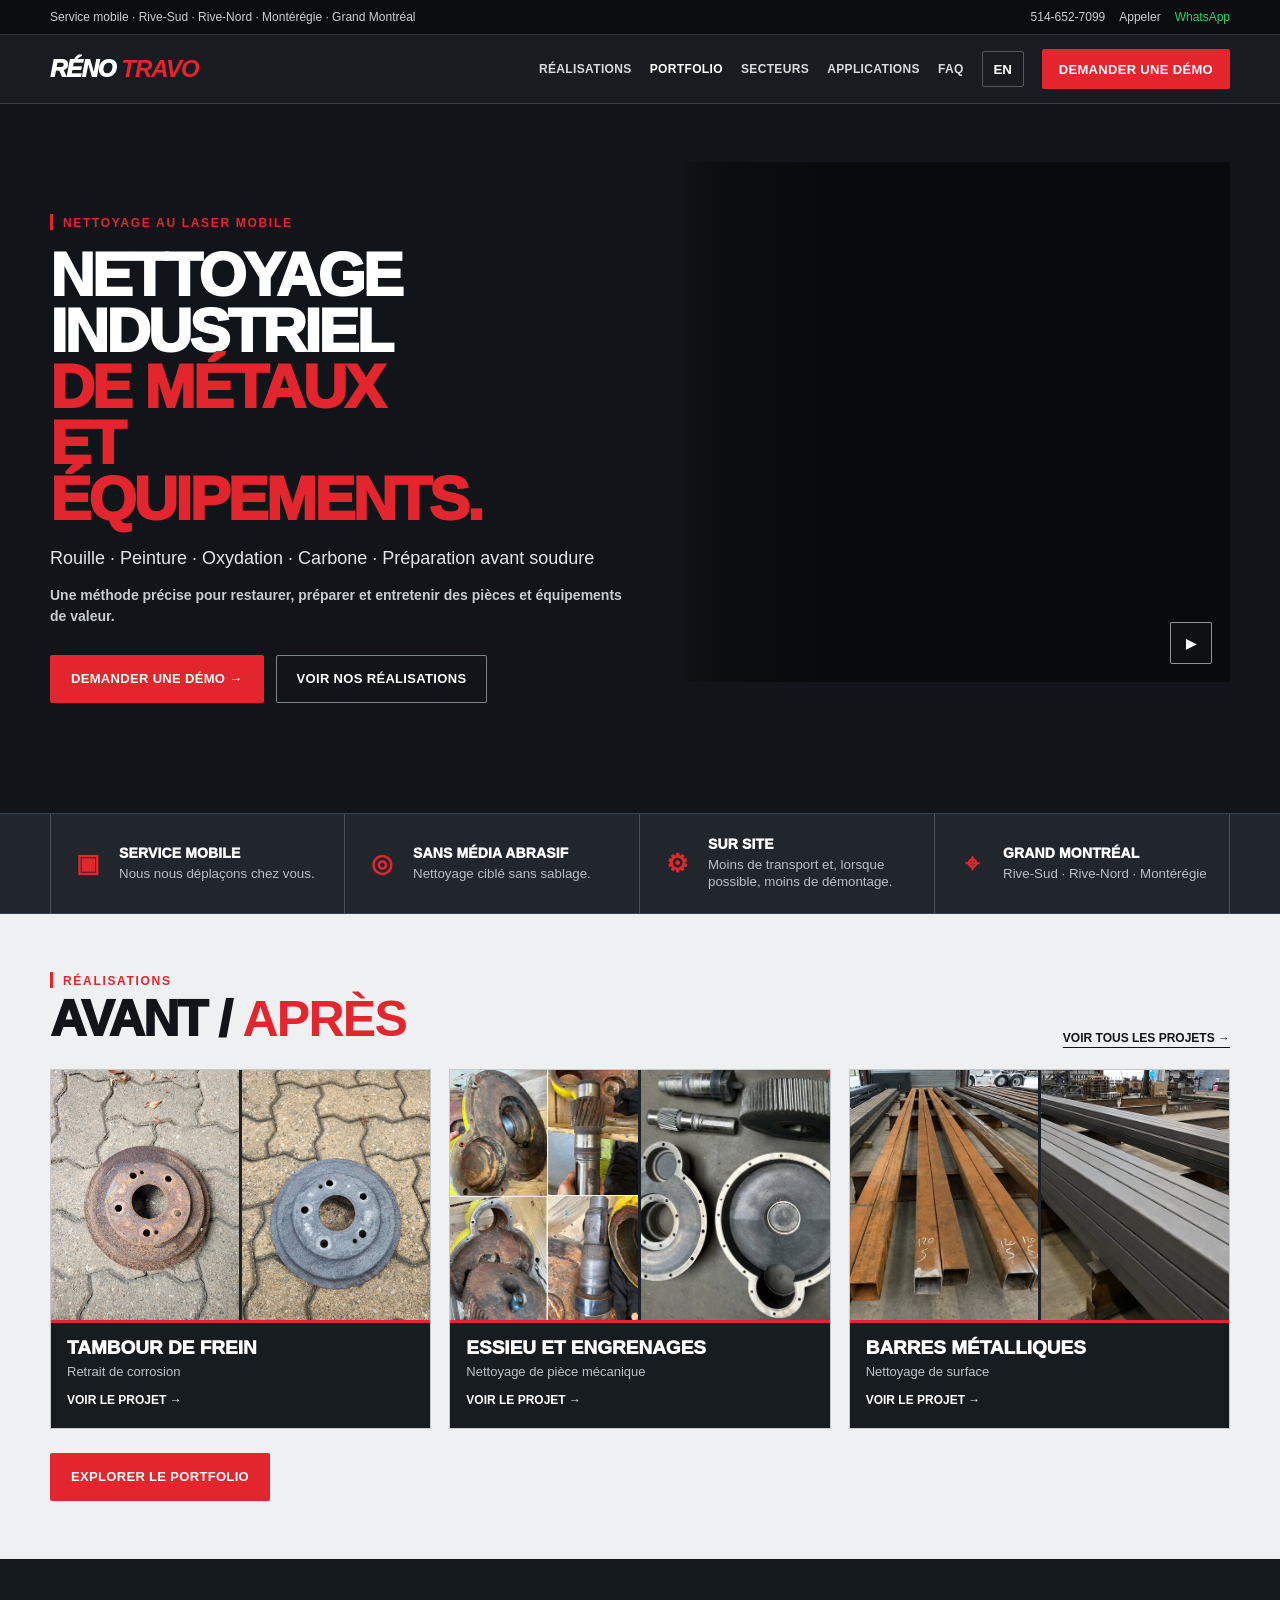
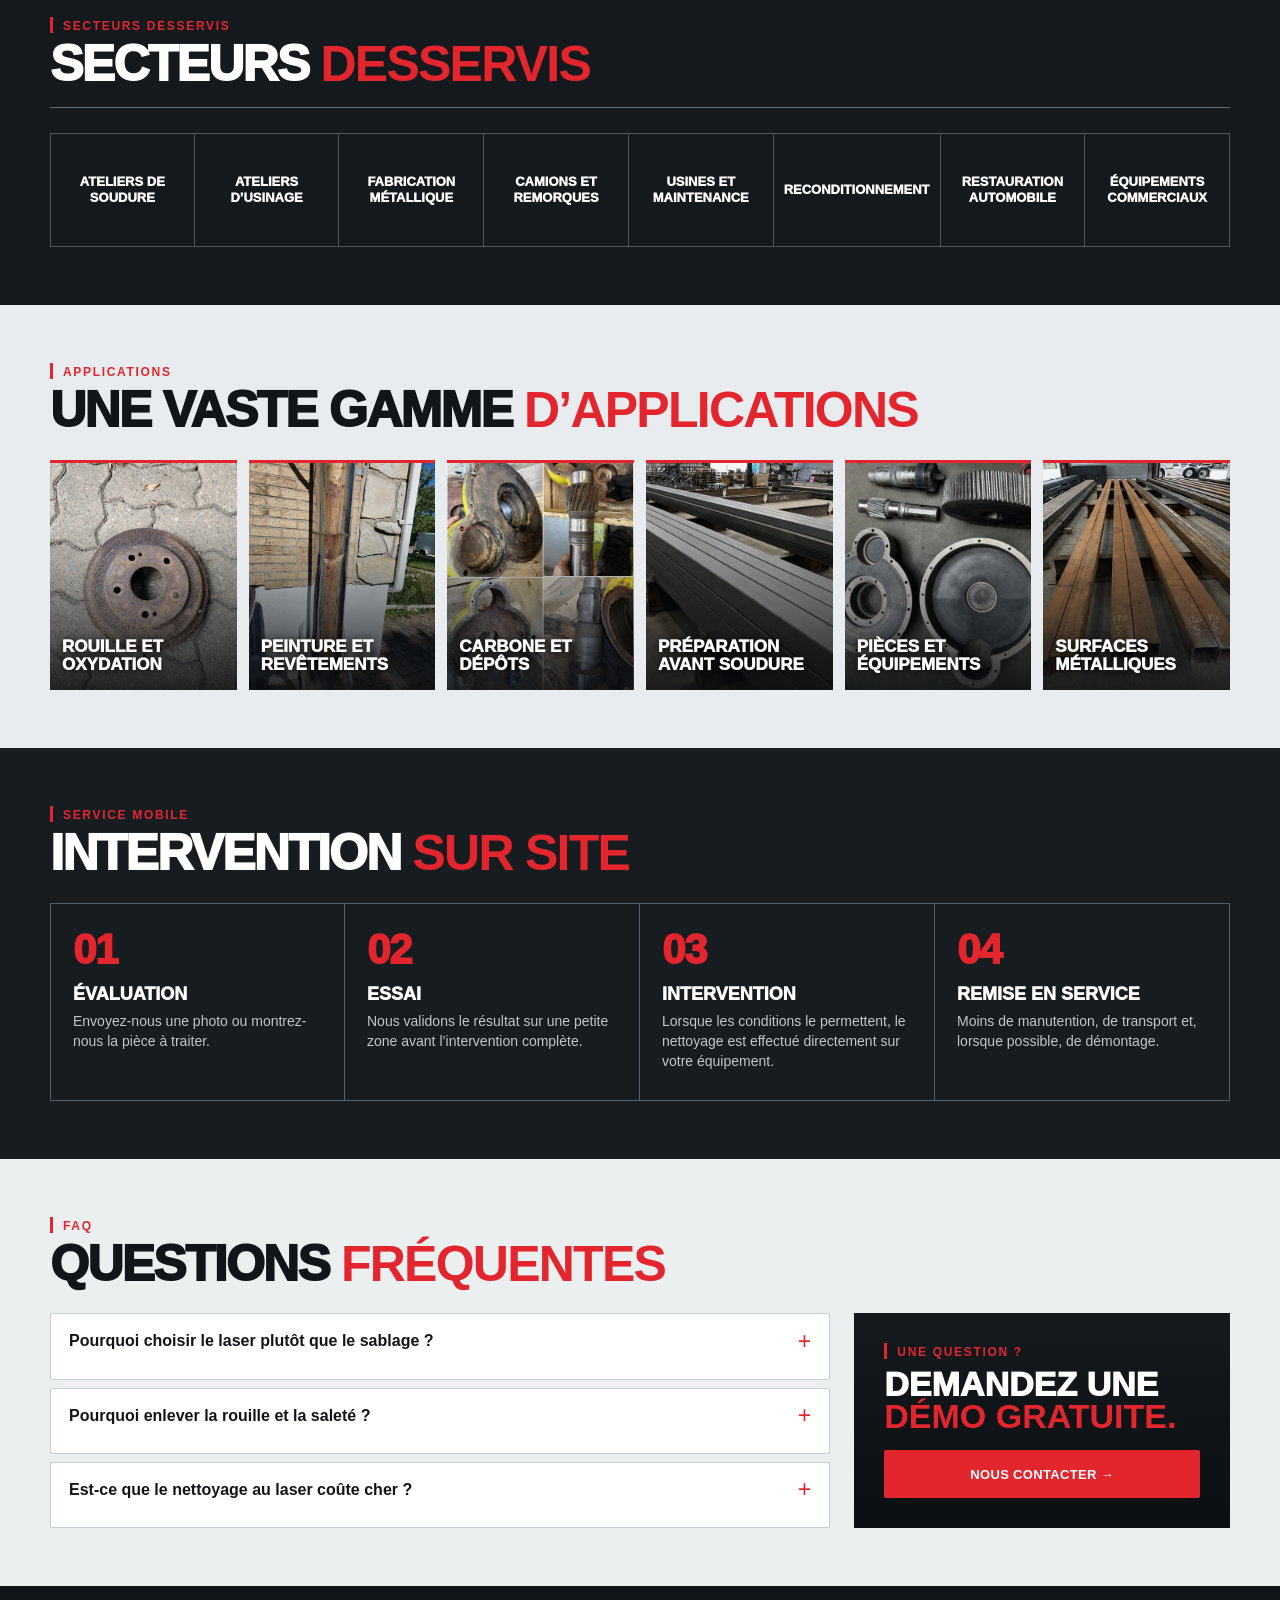
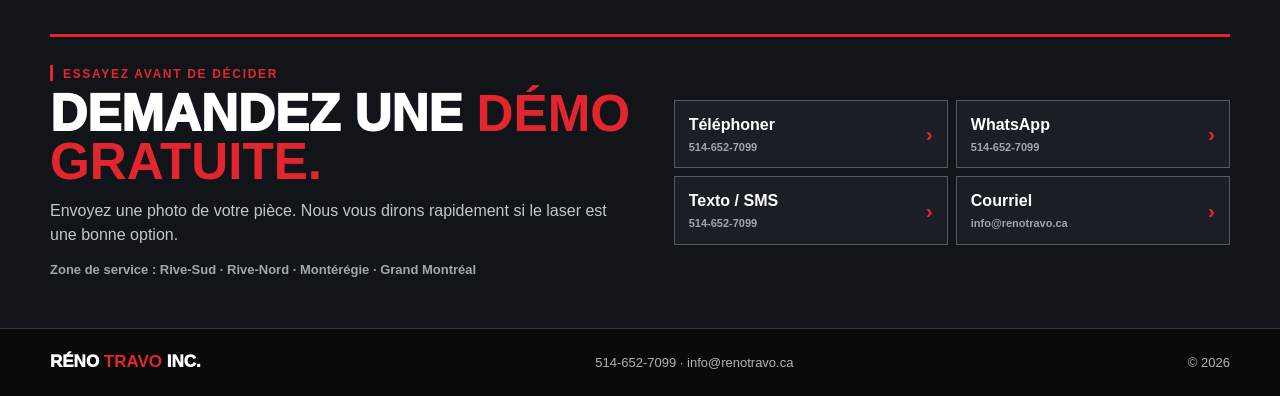
<file: index.html>
<!doctype html>
<html lang="fr">
<head>
<meta charset="utf-8">
<meta name="viewport" content="width=device-width,initial-scale=1,viewport-fit=cover">
<title>Réno Travo Inc. | Nettoyage au laser industriel mobile</title>
<meta name="description" content="Nettoyage au laser mobile pour métaux, pièces et équipements. Rouille, oxydation, peinture, carbone et préparation avant soudure. Grand Montréal et Montérégie.">
<meta name="theme-color" content="#111519">
<style>
:root{
  --ink:#111519;--ink2:#181d22;--steel:#2a3137;--paper:#edf0f1;--white:#fff;
  --red:#e3262e;--red2:#bd171e;--muted:#aeb5bb;--line:#cbd0d3;--green:#25d366;
  --body:Inter,-apple-system,BlinkMacSystemFont,"Segoe UI",Arial,sans-serif;
  --display:"Arial Narrow","Aptos Narrow","Roboto Condensed","Helvetica Neue Condensed",Arial,sans-serif
}
*{box-sizing:border-box}
html{scroll-behavior:smooth;-webkit-text-size-adjust:100%}
body{margin:0;font:16px/1.5 var(--body);background:var(--paper);color:var(--ink);padding-bottom:0}
a{color:inherit}.w{width:min(1180px,calc(100% - 32px));margin:auto}
.en{display:none}body.enmode .fr{display:none}body.enmode .en{display:initial}
body.enmode div.en,body.enmode p.en,body.enmode h1.en,body.enmode h2.en,body.enmode h3.en,body.enmode span.en{display:revert}
.display{font-family:var(--display);font-weight:950;text-transform:uppercase;letter-spacing:-.025em}
.ey{font:900 12px/1.2 var(--body);text-transform:uppercase;letter-spacing:.14em;color:var(--red)}
.ey:before{content:"";display:inline-block;width:3px;height:16px;background:var(--red);margin-right:10px;vertical-align:-3px}
.btn{display:inline-flex;align-items:center;justify-content:center;min-height:48px;padding:12px 20px;border:1px solid transparent;text-decoration:none;font:900 13px/1 var(--body);text-transform:uppercase;letter-spacing:.025em;border-radius:2px}
.btn.red{background:var(--red);color:#fff}.btn.red:hover{background:var(--red2)}
.btn.dark-outline{border-color:#7c858c;color:#fff;background:transparent}.btn.dark-outline:hover{border-color:#fff}
.btn.light-outline{border-color:#9ba3a8;background:transparent;color:var(--ink)}
.top{background:#0a0d10;color:#cbd0d3;border-bottom:1px solid #2d3439;font-size:12px}
.top .w{min-height:34px;display:flex;align-items:center;justify-content:space-between;gap:16px}
.top-contact{display:flex;gap:14px;align-items:center}.top-contact a{text-decoration:none}.top-contact .wa{color:var(--green)}
header{position:sticky;top:0;z-index:50;background:#111519f7;backdrop-filter:blur(10px);border-bottom:1px solid #343a3f}
nav{height:68px;display:flex;align-items:center;justify-content:space-between;gap:22px}
.brand{text-decoration:none;color:#fff;font:950 24px/1 var(--display);font-style:italic;letter-spacing:-.04em;white-space:nowrap}.brand b{color:var(--red)}
.nav{display:flex;align-items:center;gap:18px;font:800 12px/1 var(--body);text-transform:uppercase;letter-spacing:.03em;color:#d8dcdf}
.nav>a{text-decoration:none}.nav>a:hover{color:#fff}.nav .portfolio-link{color:#fff}
.lang{height:36px;min-width:42px;border:1px solid #50575d;background:transparent;color:#fff;font-weight:900;cursor:pointer;border-radius:2px}
.nav .btn{min-height:40px;padding:10px 16px}

.hero{background:var(--ink);color:#fff;overflow:hidden}
.hero-grid{display:grid;grid-template-columns:minmax(0,1.08fr) minmax(420px,.92fr);min-height:520px;align-items:stretch}
.hero-copy{min-width:0;padding:52px 56px 52px 0;display:flex;flex-direction:column;justify-content:center;position:relative;z-index:3}
.hero h1{font:950 clamp(44px,4.8vw,68px)/.91 var(--display);text-transform:uppercase;letter-spacing:-.045em;margin:17px 0 18px;max-width:11ch}
.hero h1 b{color:var(--red);font-weight:950}
.hero .lead{font-size:18px;color:#e3e6e8;margin:0;max-width:650px}
.hero .meta{margin-top:13px;font-weight:800;color:#c7cdd1;font-size:14px}
.hero-actions{display:flex;gap:12px;flex-wrap:wrap;margin-top:28px}
.hero-media{position:relative;min-width:0;height:520px;overflow:hidden;background:#080a0c}
.hero-media:before{content:"";position:absolute;z-index:2;inset:0;background:linear-gradient(90deg,rgba(17,21,25,.70) 0%,rgba(17,21,25,.22) 10%,rgba(17,21,25,.03) 24%,transparent 38%);pointer-events:none}
.hero-video{position:absolute;inset:0;display:block;width:100%;height:100%;min-height:0;object-fit:cover;object-position:center 52%;transform:scale(1.22);transform-origin:center}
.hero-video-toggle{position:absolute;z-index:3;right:18px;bottom:18px;width:42px;height:42px;border:1px solid #ffffff8a;background:#0e1216d9;color:#fff;cursor:pointer;border-radius:2px;font-weight:900}
.cap-strip{background:#20262b;color:#fff;border-top:1px solid #394148;border-bottom:1px solid #394148}
.cap-grid{display:grid;grid-template-columns:repeat(4,1fr)}
.cap{padding:22px 18px;border-right:1px solid #4b5359;display:grid;grid-template-columns:38px 1fr;gap:12px;align-items:center}.cap:first-child{border-left:1px solid #4b5359}
.cap-icon{font:950 25px/1 var(--display);color:var(--red);text-align:center}.cap strong{display:block;font:950 14px/1.15 var(--display);text-transform:uppercase;letter-spacing:.01em}.cap small{display:block;color:#b9c0c5;margin-top:4px;line-height:1.3}

section{padding:58px 0}
.section-head{display:flex;justify-content:space-between;gap:24px;align-items:end;margin-bottom:25px}
.section-head h2{font:950 clamp(34px,4vw,50px)/.95 var(--display);text-transform:uppercase;letter-spacing:-.035em;margin:8px 0 0}
.section-head h2 b{color:var(--red)}
.section-link{text-transform:uppercase;font:900 12px/1 var(--body);text-underline-offset:5px}

.results{background:#eef0f1}
.photos{display:grid;grid-template-columns:repeat(3,1fr);gap:18px}
.photo{display:block;text-decoration:none;background:#171c20;color:#fff;border:1px solid #c5cacd;overflow:hidden}
.comparison-preview{height:250px;display:grid;grid-template-columns:repeat(2,minmax(0,1fr));gap:3px;background:#1c2227}
.comparison-shot{min-width:0;min-height:0;overflow:hidden;background:#d9dddf}
.photo .comparison-shot img{display:block;width:100%;height:100%;object-fit:cover}
.copy{padding:15px 16px 17px;border-top:3px solid var(--red)}
.copy h3{font:950 19px/1.05 var(--display);text-transform:uppercase;margin:0 0 5px}
.copy p{color:#bdc4c9;font-size:13px;margin:0}
.copy .more{display:inline-block;color:#fff;margin-top:12px;font:900 12px/1 var(--body);text-transform:uppercase}
.portfolio-more{margin-top:24px}

#industries{background:#14191d;color:#fff;position:relative;overflow:hidden}
#industries:before{content:"";position:absolute;inset:0;background:linear-gradient(90deg,rgba(20,25,29,.96),rgba(20,25,29,.89)),url("assets/trailer-frame-site3.webp") center/cover no-repeat;opacity:.95}
#industries .w{position:relative}
#industries .section-head{border-bottom:1px solid #657079;padding-bottom:18px}
.inds{display:grid;grid-template-columns:repeat(8,1fr);border-top:1px solid #4e575e;border-bottom:1px solid #4e575e}
.ind{min-height:112px;padding:20px 10px;border-right:1px solid #4e575e;display:flex;align-items:center;justify-content:center;text-align:center;font:950 13px/1.25 var(--display);text-transform:uppercase}.ind:first-child{border-left:1px solid #4e575e}.ind:hover{background:#ffffff0c;color:#fff}

#applications{background:#e9ecee}
.app-grid{display:grid;grid-template-columns:repeat(6,1fr);gap:12px}
.app{min-height:230px;position:relative;overflow:hidden;background:#1d2227;border-top:3px solid var(--red);display:flex;align-items:flex-end}
.app:after{content:"";position:absolute;inset:0;background:linear-gradient(180deg,rgba(10,13,16,.04) 25%,rgba(10,13,16,.88) 100%)}
.app img{position:absolute;inset:0;width:100%;height:100%;object-fit:cover;filter:saturate(.75) contrast(1.08)}
.app h3{position:relative;z-index:2;color:#fff;margin:0;padding:16px 12px;font:950 17px/1.05 var(--display);text-transform:uppercase;text-shadow:0 1px 8px #000}

#onsite{background:#171c20;color:#fff}
.steps{display:grid;grid-template-columns:repeat(4,1fr);border-top:1px solid #566069;border-bottom:1px solid #566069}
.step{padding:25px 22px 28px;border-right:1px solid #566069}.step:first-child{border-left:1px solid #566069}
.step-no{font:950 42px/1 var(--display);color:var(--red);letter-spacing:-.03em}
.step h3{font:950 18px/1 var(--display);text-transform:uppercase;margin:14px 0 8px}
.step p{font-size:14px;color:#c0c7cc;margin:0;line-height:1.45}

#faq{background:#eceff0}
.faq-wrap{display:grid;grid-template-columns:1.35fr .65fr;gap:24px;align-items:stretch}
.faq-list{display:grid;gap:8px}
.faq-item{border:1px solid #c9ced1;background:#fff}
.faq-item summary{list-style:none;cursor:pointer;padding:17px 48px 17px 18px;position:relative;font-weight:850;line-height:1.3}.faq-item summary::-webkit-details-marker{display:none}
.faq-item summary:after{content:"+";position:absolute;right:18px;top:50%;transform:translateY(-50%);font-size:23px;font-weight:400;color:var(--red)}.faq-item[open] summary:after{content:"−"}
.faq-answer{padding:0 18px 18px;color:#505a61;font-size:14.5px;line-height:1.6}.faq-answer p{margin:0}.faq-answer p+p{margin-top:9px}.faq-note{font-size:13px;color:#6a7379}
.faq-cta{position:relative;overflow:hidden;background:#171c20;color:#fff;min-height:100%;padding:30px;display:flex;flex-direction:column;justify-content:end}
.faq-cta:before{content:"";position:absolute;inset:0;background:linear-gradient(180deg,rgba(10,13,16,.15),rgba(10,13,16,.9)),url("assets/trailer-frame-site3.webp") center/cover no-repeat;pointer-events:none}
.faq-cta>*{position:relative}.faq-cta h3{font:950 34px/.95 var(--display);text-transform:uppercase;margin:8px 0 18px}.faq-cta h3 b{color:var(--red)}

#demo{background:#111519;color:#fff;padding:48px 0}
.demo-box{display:grid;grid-template-columns:1fr .95fr;gap:38px;align-items:center;border-top:3px solid var(--red);padding-top:28px}
.demo-copy h2{font:950 clamp(38px,4vw,52px)/.95 var(--display);text-transform:uppercase;margin:8px 0 12px}.demo-copy h2 b{color:var(--red)}
.demo-copy p{color:#c1c8cd;margin:0;max-width:620px}.area{font-size:13px;color:#9fa8ae;font-weight:800;margin-top:13px}
.contacts{display:grid;grid-template-columns:repeat(2,1fr);gap:8px}
.contact{min-height:60px;border:1px solid #505a61;text-decoration:none;display:flex;align-items:center;justify-content:space-between;padding:12px 14px;font-weight:850;background:#191f24}.contact:hover{border-color:#fff}.contact small{display:block;font-size:11px;color:#9fa7ad;margin-top:2px}.contact b{color:var(--red);font-size:21px}

footer{background:#080a0c;color:#aeb5ba;padding:24px 0;border-top:1px solid #30363b}footer .w{display:flex;justify-content:space-between;gap:15px;font-size:13px}.foot{font:950 17px/1 var(--display);color:#fff}.foot b{color:var(--red)}
.sticky{display:none}

@media(max-width:980px){
  .nav>a:not(.red):not(.portfolio-link){display:none}
  .hero-grid{grid-template-columns:1fr;min-height:auto}.hero-copy{padding:44px 0 34px}.hero h1{max-width:12ch}.hero-media{height:360px}.hero-video{min-height:0;transform:scale(1.18);object-position:center 54%}
  .cap-grid{grid-template-columns:1fr 1fr}.cap:nth-child(odd){border-left:1px solid #4b5359}
  .photos{grid-template-columns:1fr 1fr}.photo:last-child{grid-column:1/-1;max-width:calc(50% - 9px)}
  .inds{grid-template-columns:repeat(4,1fr)}.ind:nth-child(5){border-left:1px solid #4e575e}.ind{border-bottom:1px solid #4e575e}
  .app-grid{grid-template-columns:repeat(3,1fr)}
  .steps{grid-template-columns:1fr 1fr}.step:nth-child(3){border-left:1px solid #566069}.step{border-bottom:1px solid #566069}
}
@media(max-width:680px){
  body{padding-bottom:74px}.w{width:calc(100% - 22px)}
  .top .w{min-height:32px}.top .service{max-width:65vw;white-space:nowrap;overflow:hidden;text-overflow:ellipsis}.top-contact span{display:none}
  nav{height:58px}.brand{font-size:20px}.nav{gap:7px}.nav .btn{display:none}.nav .portfolio-link{font-size:11px}.lang{height:34px}
  .hero-copy{padding:34px 0 26px}.hero h1{font-size:41px;max-width:11ch}.hero .lead{font-size:16px}.hero .meta{font-size:13px}.hero-actions{display:grid;grid-template-columns:1fr;width:100%}.hero-actions .btn{width:100%}
  .hero-media{height:290px}.hero-video{min-height:0;transform:scale(1.16);object-position:center 55%}.hero-media:before{background:linear-gradient(180deg,rgba(17,21,25,.18) 0%,rgba(17,21,25,.03) 22%,rgba(17,21,25,.03) 100%)}
  .cap-grid{grid-template-columns:1fr 1fr}.cap{padding:17px 10px;grid-template-columns:28px 1fr}.cap strong{font-size:12px}.cap small{font-size:11px}.cap-icon{font-size:20px}
  section{padding:42px 0}.section-head{display:block;margin-bottom:20px}.section-head h2{font-size:34px}.section-link{display:inline-block;margin-top:13px}
  .photos{display:flex;overflow-x:auto;scroll-snap-type:x mandatory;gap:10px;padding-bottom:8px}.photos::-webkit-scrollbar{display:none}.photo,.photo:last-child{flex:0 0 88%;max-width:none;grid-column:auto;scroll-snap-align:start}.comparison-preview{height:225px}
  .inds{grid-template-columns:1fr 1fr}.ind,.ind:nth-child(5){min-height:88px;border-left:1px solid #4e575e;font-size:12px}
  .app-grid{grid-template-columns:1fr 1fr;gap:8px}.app{min-height:180px}.app h3{font-size:15px}
  .steps{grid-template-columns:1fr}.step,.step:nth-child(3){border-left:1px solid #566069}.step{padding:20px}.step-no{font-size:34px}
  .faq-wrap{grid-template-columns:1fr}.faq-cta{min-height:280px}
  .demo-box{grid-template-columns:1fr;gap:25px}.contacts{grid-template-columns:1fr}.demo-copy h2{font-size:37px}
  footer .w{display:block;text-align:center}.foot{margin-bottom:7px}
  .sticky{display:grid;position:fixed;left:0;right:0;bottom:0;z-index:60;grid-template-columns:repeat(3,1fr);gap:1px;background:#090c0f;border-top:1px solid #42494f;padding-bottom:env(safe-area-inset-bottom)}
  .sticky a{min-height:58px;display:flex;align-items:center;justify-content:center;text-decoration:none;color:#fff;font:900 11px/1 var(--body);text-transform:uppercase;border-right:1px solid #333a3f}.sticky a:nth-child(2){color:#66df8e}.sticky a:last-child{color:#ff5b61}
}
</style>
</head>
<body>
<div class="top"><div class="w">
  <span class="service fr">Service mobile · Rive-Sud · Rive-Nord · Montérégie · Grand Montréal</span>
  <span class="service en">Mobile service · South Shore · North Shore · Montérégie · Greater Montréal</span>
  <div class="top-contact"><span>514-652-7099</span><a href="tel:+15146527099"><span class="fr">Appeler</span><span class="en">Call</span></a><a class="wa" href="https://wa.me/15146527099">WhatsApp</a></div>
</div></div>

<header><nav class="w">
  <a class="brand" href="#top">RÉNO <b>TRAVO</b></a>
  <div class="nav">
    <a href="#results"><span class="fr">Réalisations</span><span class="en">Projects</span></a>
    <a class="portfolio-link" href="/portfolio/">Portfolio</a>
    <a href="#industries"><span class="fr">Secteurs</span><span class="en">Industries</span></a>
    <a href="#applications">Applications</a>
    <a href="#faq">FAQ</a>
    <button class="lang" id="lang" type="button" aria-label="Switch language">EN</button>
    <a class="btn red" href="#demo"><span class="fr">Demander une démo</span><span class="en">Request a demo</span></a>
  </div>
</nav></header>

<main id="top">
<section class="hero">
  <div class="w hero-grid">
    <div class="hero-copy">
      <div class="ey"><span class="fr">Nettoyage au laser mobile</span><span class="en">Mobile laser cleaning</span></div>
      <h1 class="fr">Nettoyage industriel <b>de métaux et équipements.</b></h1>
      <h1 class="en">Industrial cleaning <b>for metals and equipment.</b></h1>
      <p class="lead fr">Rouille · Peinture · Oxydation · Carbone · Préparation avant soudure</p>
      <p class="lead en">Rust · Paint · Oxidation · Carbon · Weld preparation</p>
      <div class="meta fr">Une méthode précise pour restaurer, préparer et entretenir des pièces et équipements de valeur.</div>
      <div class="meta en">A precise method for restoring, preparing and maintaining valuable parts and equipment.</div>
      <div class="hero-actions">
        <a class="btn red" href="#demo"><span class="fr">Demander une démo →</span><span class="en">Request a demo →</span></a>
        <a class="btn dark-outline" href="#results"><span class="fr">Voir nos réalisations</span><span class="en">See our projects</span></a>
      </div>
    </div>
    <div class="hero-media">
      <video class="hero-video" autoplay muted loop playsinline preload="metadata" aria-label="Nettoyage au laser sur une remorque">
        <source src="assets/Video%20laser%20trailer.mp4" type="video/mp4">
      </video>
      <button class="hero-video-toggle" type="button" aria-label="Mettre la vidéo en pause / Pause video">Ⅱ</button>
    </div>
  </div>
</section>

<div class="cap-strip"><div class="w cap-grid">
  <div class="cap"><div class="cap-icon">▣</div><div><strong><span class="fr">Service mobile</span><span class="en">Mobile service</span></strong><small><span class="fr">Nous nous déplaçons chez vous.</span><span class="en">We come to your facility.</span></small></div></div>
  <div class="cap"><div class="cap-icon">◎</div><div><strong><span class="fr">Sans média abrasif</span><span class="en">No abrasive media</span></strong><small><span class="fr">Nettoyage ciblé sans sablage.</span><span class="en">Targeted cleaning without blasting media.</span></small></div></div>
  <div class="cap"><div class="cap-icon">⚙</div><div><strong><span class="fr">Sur site</span><span class="en">On site</span></strong><small><span class="fr">Moins de transport et, lorsque possible, moins de démontage.</span><span class="en">Less transport and, when possible, less disassembly.</span></small></div></div>
  <div class="cap"><div class="cap-icon">⌖</div><div><strong><span class="fr">Grand Montréal</span><span class="en">Greater Montréal</span></strong><small><span class="fr">Rive-Sud · Rive-Nord · Montérégie</span><span class="en">South Shore · North Shore · Montérégie</span></small></div></div>
</div></div>

<section id="results" class="results"><div class="w">
  <div class="section-head"><div><div class="ey"><span class="fr">Réalisations</span><span class="en">Projects</span></div><h2><span class="fr">Avant / <b>Après</b></span><span class="en">Before / <b>After</b></span></h2></div><a class="section-link" href="/portfolio/"><span class="fr">Voir tous les projets →</span><span class="en">View all projects →</span></a></div>
  <div class="photos">
    <a class="photo" href="/portfolio/tambour-de-frein.html"><div class="comparison-preview"><div class="comparison-shot"><img src="assets/portfolio/1000154611.jpg" loading="lazy" decoding="async" alt="Tambour de frein avant nettoyage au laser"></div><div class="comparison-shot"><img src="assets/portfolio/1000154621.jpg" loading="lazy" decoding="async" alt="Tambour de frein après nettoyage au laser"></div></div><div class="copy"><h3><span class="fr">Tambour de frein</span><span class="en">Brake drum</span></h3><p><span class="fr">Retrait de corrosion</span><span class="en">Corrosion removal</span></p><span class="more"><span class="fr">Voir le projet →</span><span class="en">View project →</span></span></div></a>
    <a class="photo" href="/portfolio/arbre-engrenages.html"><div class="comparison-preview"><div class="comparison-shot"><img src="assets/shaft%20gears%20before.png" loading="lazy" decoding="async" alt="Essieu et engrenages avant nettoyage"></div><div class="comparison-shot"><img src="assets/shaft%20gears%20after.png" loading="lazy" decoding="async" alt="Essieu et engrenages après nettoyage"></div></div><div class="copy"><h3><span class="fr">Essieu et engrenages</span><span class="en">Shaft and gears</span></h3><p><span class="fr">Nettoyage de pièce mécanique</span><span class="en">Mechanical part cleaning</span></p><span class="more"><span class="fr">Voir le projet →</span><span class="en">View project →</span></span></div></a>
    <a class="photo" href="/portfolio/barres-metalliques.html"><div class="comparison-preview"><div class="comparison-shot"><img src="assets/metal%20bars%20before.png" loading="lazy" decoding="async" alt="Barres métalliques avant nettoyage"></div><div class="comparison-shot"><img src="assets/metal%20bars%20after.png" loading="lazy" decoding="async" alt="Barres métalliques après nettoyage"></div></div><div class="copy"><h3><span class="fr">Barres métalliques</span><span class="en">Metal bars</span></h3><p><span class="fr">Nettoyage de surface</span><span class="en">Surface cleaning</span></p><span class="more"><span class="fr">Voir le projet →</span><span class="en">View project →</span></span></div></a>
  </div>
  <div class="portfolio-more"><a class="btn red" href="/portfolio/"><span class="fr">Explorer le portfolio</span><span class="en">Explore the portfolio</span></a></div>
</div></section>

<section id="industries"><div class="w">
  <div class="section-head"><div><div class="ey"><span class="fr">Secteurs desservis</span><span class="en">Industries served</span></div><h2><span class="fr">Secteurs <b>desservis</b></span><span class="en">Industries <b>served</b></span></h2></div></div>
  <div class="inds">
    <div class="ind"><span class="fr">Ateliers de soudure</span><span class="en">Welding shops</span></div>
    <div class="ind"><span class="fr">Ateliers d’usinage</span><span class="en">Machine shops</span></div>
    <div class="ind"><span class="fr">Fabrication métallique</span><span class="en">Metal fabrication</span></div>
    <div class="ind"><span class="fr">Camions et remorques</span><span class="en">Trucks & trailers</span></div>
    <div class="ind"><span class="fr">Usines et maintenance</span><span class="en">Plants & maintenance</span></div>
    <div class="ind"><span class="fr">Reconditionnement</span><span class="en">Equipment rebuilding</span></div>
    <div class="ind"><span class="fr">Restauration automobile</span><span class="en">Automotive restoration</span></div>
    <div class="ind"><span class="fr">Équipements commerciaux</span><span class="en">Commercial equipment</span></div>
  </div>
</div></section>

<section id="applications"><div class="w">
  <div class="section-head"><div><div class="ey">Applications</div><h2><span class="fr">Une vaste gamme <b>d’applications</b></span><span class="en">A wide range of <b>applications</b></span></h2></div></div>
  <div class="app-grid">
    <div class="app"><img src="assets/portfolio/1000154611.jpg" alt="Métal rouillé avant nettoyage au laser" loading="lazy"><h3><span class="fr">Rouille et oxydation</span><span class="en">Rust & oxidation</span></h3></div>
    <div class="app"><img src="assets/portfolio/1000152219.jpg" alt="Surface métallique avec revêtement" loading="lazy"><h3><span class="fr">Peinture et revêtements</span><span class="en">Paint & coatings</span></h3></div>
    <div class="app"><img src="assets/shaft%20gears%20before.png" alt="Pièce mécanique avant nettoyage au laser" loading="lazy"><h3><span class="fr">Carbone et dépôts</span><span class="en">Carbon & buildup</span></h3></div>
    <div class="app"><img src="assets/metal%20bars%20after.png" alt="Surface métallique nettoyée pour préparation" loading="lazy"><h3><span class="fr">Préparation avant soudure</span><span class="en">Weld preparation</span></h3></div>
    <div class="app"><img src="assets/shaft%20gears%20after.png" alt="Pièces mécaniques après nettoyage au laser" loading="lazy"><h3><span class="fr">Pièces et équipements</span><span class="en">Parts & equipment</span></h3></div>
    <div class="app"><img src="assets/metal%20bars%20before.png" alt="Surfaces métalliques avant nettoyage au laser" loading="lazy"><h3><span class="fr">Surfaces métalliques</span><span class="en">Metal surfaces</span></h3></div>
  </div>
</div></section>

<section id="onsite"><div class="w">
  <div class="section-head"><div><div class="ey"><span class="fr">Service mobile</span><span class="en">Mobile service</span></div><h2><span class="fr">Intervention <b>sur site</b></span><span class="en"><b>On-site</b> service</span></h2></div></div>
  <div class="steps">
    <div class="step"><div class="step-no">01</div><h3><span class="fr">Évaluation</span><span class="en">Assessment</span></h3><p><span class="fr">Envoyez-nous une photo ou montrez-nous la pièce à traiter.</span><span class="en">Send us a photo or show us the part to be treated.</span></p></div>
    <div class="step"><div class="step-no">02</div><h3><span class="fr">Essai</span><span class="en">Test</span></h3><p><span class="fr">Nous validons le résultat sur une petite zone avant l’intervention complète.</span><span class="en">We validate the result on a small area before the full intervention.</span></p></div>
    <div class="step"><div class="step-no">03</div><h3><span class="fr">Intervention</span><span class="en">Service</span></h3><p><span class="fr">Lorsque les conditions le permettent, le nettoyage est effectué directement sur votre équipement.</span><span class="en">When conditions allow, cleaning is performed directly on your equipment.</span></p></div>
    <div class="step"><div class="step-no">04</div><h3><span class="fr">Remise en service</span><span class="en">Return to service</span></h3><p><span class="fr">Moins de manutention, de transport et, lorsque possible, de démontage.</span><span class="en">Less handling, transport and, when possible, disassembly.</span></p></div>
  </div>
</div></section>

<section id="faq"><div class="w">
  <div class="section-head"><div><div class="ey">FAQ</div><h2><span class="fr">Questions <b>fréquentes</b></span><span class="en">Frequently asked <b>questions</b></span></h2></div></div>
  <div class="faq-wrap">
    <div class="faq-list">
      <details class="faq-item"><summary><span class="fr">Pourquoi choisir le laser plutôt que le sablage ?</span><span class="en">Why choose laser cleaning instead of sandblasting?</span></summary><div class="faq-answer"><p class="fr">Le sablage projette un abrasif sur la surface et peut modifier sa texture. Le laser nettoie de façon ciblée, sans média abrasif projeté ni contact mécanique : il peut être particulièrement utile pour les zones précises, les détails et certains composants sensibles. Il réduit aussi les résidus de média abrasif à récupérer. Le sablage peut toutefois rester préférable pour de très grandes surfaces ou lorsqu’un profil d’ancrage est requis avant l’application d’un revêtement.</p><p class="en">Sandblasting propels abrasive media onto a surface and can change its texture. Laser cleaning works on targeted areas without blasting media or mechanical contact, making it useful for detailed areas and certain sensitive components. It also reduces spent abrasive media to collect. Sandblasting may still be preferable for very large surfaces or where a specific anchor profile is required for a coating.</p><p class="faq-note fr">Le choix dépend de la pièce et du résultat recherché; une aspiration adaptée des fumées et particules demeure nécessaire.</p><p class="faq-note en">The right method depends on the part and desired finish; appropriate fume and particle extraction is still required.</p></div></details>
      <details class="faq-item"><summary><span class="fr">Pourquoi enlever la rouille et la saleté ?</span><span class="en">Why remove rust and dirt?</span></summary><div class="faq-answer"><p class="fr">La rouille non traitée peut continuer de progresser, réduire l’épaisseur du métal, gripper des assemblages et éventuellement entraîner des réparations ou des remplacements coûteux. La saleté et les dépôts peuvent masquer des défauts, gêner l’inspection ou nuire à l’adhérence d’un nouveau revêtement. Nettoyer tôt permet de mieux évaluer l’état des pièces et de préparer leur entretien. Après l’enlèvement de la rouille, une protection adaptée est généralement nécessaire pour limiter son retour.</p><p class="en">Untreated rust can continue to spread, reduce metal thickness, seize assemblies and eventually lead to costly repair or replacement. Dirt and buildup may hide defects, complicate inspection or interfere with the adhesion of a new coating. Early cleaning helps assess a part’s condition and prepare it for maintenance. After rust removal, a suitable protective treatment is generally needed to help prevent it from returning.</p></div></details>
      <details class="faq-item"><summary><span class="fr">Est-ce que le nettoyage au laser coûte cher ?</span><span class="en">Is laser cleaning expensive?</span></summary><div class="faq-answer"><p class="fr">Pas nécessairement. Pour certains travaux ciblés, le coût peut être comparable à celui du sablage. Notre service mobile peut intervenir directement dans votre atelier et, lorsque la configuration et les conditions de sécurité le permettent, nettoyer une pièce sans la démonter. Vous pouvez ainsi éviter des frais de transport, de démontage et de remontage, tout en réduisant le temps d’immobilisation de votre équipement. Le prix réel dépend de la surface, de l’état de la pièce et des contraintes d’accès : nous évaluons le travail avant de proposer une soumission.</p><p class="en">Not necessarily. For some targeted jobs, laser cleaning can be comparable in cost to sandblasting. Our mobile service can come to your shop and, where the setup and safety conditions allow, clean a component without removing it. That can save transportation, disassembly and reassembly costs while reducing equipment downtime. Actual pricing depends on surface area, the condition of the part and access requirements, so we assess the job before quoting.</p></div></details>
    </div>
    <div class="faq-cta">
      <div class="ey"><span class="fr">Une question ?</span><span class="en">Have a question?</span></div>
      <h3><span class="fr">Demandez une <b>démo gratuite.</b></span><span class="en">Request a <b>free demo.</b></span></h3>
      <a class="btn red" href="tel:+15146527099"><span class="fr">Nous contacter →</span><span class="en">Contact us →</span></a>
    </div>
  </div>
</div></section>

<section id="demo"><div class="w demo-box">
  <div class="demo-copy">
    <div class="ey"><span class="fr">Essayez avant de décider</span><span class="en">See it before you decide</span></div>
    <h2><span class="fr">Demandez une <b>démo gratuite.</b></span><span class="en">Request a <b>free demo.</b></span></h2>
    <p><span class="fr">Envoyez une photo de votre pièce. Nous vous dirons rapidement si le laser est une bonne option.</span><span class="en">Send a photo of your part. We will quickly tell you whether laser cleaning is a good option.</span></p>
    <div class="area"><span class="fr">Zone de service : Rive-Sud · Rive-Nord · Montérégie · Grand Montréal</span><span class="en">Service area: South Shore · North Shore · Montérégie · Greater Montréal</span></div>
  </div>
  <div class="contacts">
    <a class="contact" href="tel:+15146527099"><span><span class="fr">Téléphoner</span><span class="en">Call</span><small>514-652-7099</small></span><b>›</b></a>
    <a class="contact" href="https://wa.me/15146527099"><span>WhatsApp<small>514-652-7099</small></span><b>›</b></a>
    <a class="contact" href="sms:+15146527099"><span><span class="fr">Texto / SMS</span><span class="en">Text / SMS</span><small>514-652-7099</small></span><b>›</b></a>
    <a class="contact" href="mailto:info@renotravo.ca"><span><span class="fr">Courriel</span><span class="en">Email</span><small>info@renotravo.ca</small></span><b>›</b></a>
  </div>
</div></section>
</main>

<footer><div class="w"><div class="foot">RÉNO <b>TRAVO</b> INC.</div><div>514-652-7099 · info@renotravo.ca</div><div>© <span id="year"></span></div></div></footer>
<div class="sticky"><a href="tel:+15146527099"><span class="fr">Appeler</span><span class="en">Call</span></a><a href="https://wa.me/15146527099">WhatsApp</a><a href="sms:+15146527099"><span class="fr">Texto</span><span class="en">Text</span></a></div>

<script>
const b=document.body,t=document.getElementById('lang');
function L(l){const e=l==='en';b.classList.toggle('enmode',e);document.documentElement.lang=e?'en':'fr';t.textContent=e?'FR':'EN';localStorage.setItem('renoLang',l)}
t.onclick=()=>L(b.classList.contains('enmode')?'fr':'en');
L(localStorage.getItem('renoLang')||'fr');
document.getElementById('year').textContent=new Date().getFullYear();
const demoSection=document.getElementById('demo');
document.querySelectorAll('a[href="#demo"]').forEach(link=>{
  link.addEventListener('click',event=>{
    if(!demoSection)return;
    event.preventDefault();
    demoSection.scrollIntoView({behavior:'smooth',block:'start'});
    history.replaceState(null,'','#demo');
  });
});
const heroVideo=document.querySelector('.hero-video'),videoToggle=document.querySelector('.hero-video-toggle');
if(heroVideo&&videoToggle){
 const sync=()=>{const p=heroVideo.paused;videoToggle.textContent=p?'▶':'Ⅱ';videoToggle.setAttribute('aria-label',p?'Lire la vidéo / Play video':'Mettre la vidéo en pause / Pause video')};
 videoToggle.addEventListener('click',()=>{if(heroVideo.paused){heroVideo.play().catch(sync)}else{heroVideo.pause()}});
 heroVideo.addEventListener('play',sync);heroVideo.addEventListener('pause',sync);sync();
 if(window.matchMedia&&window.matchMedia('(prefers-reduced-motion: reduce)').matches)heroVideo.pause();
}
</script>
</body>
</html>
</file>
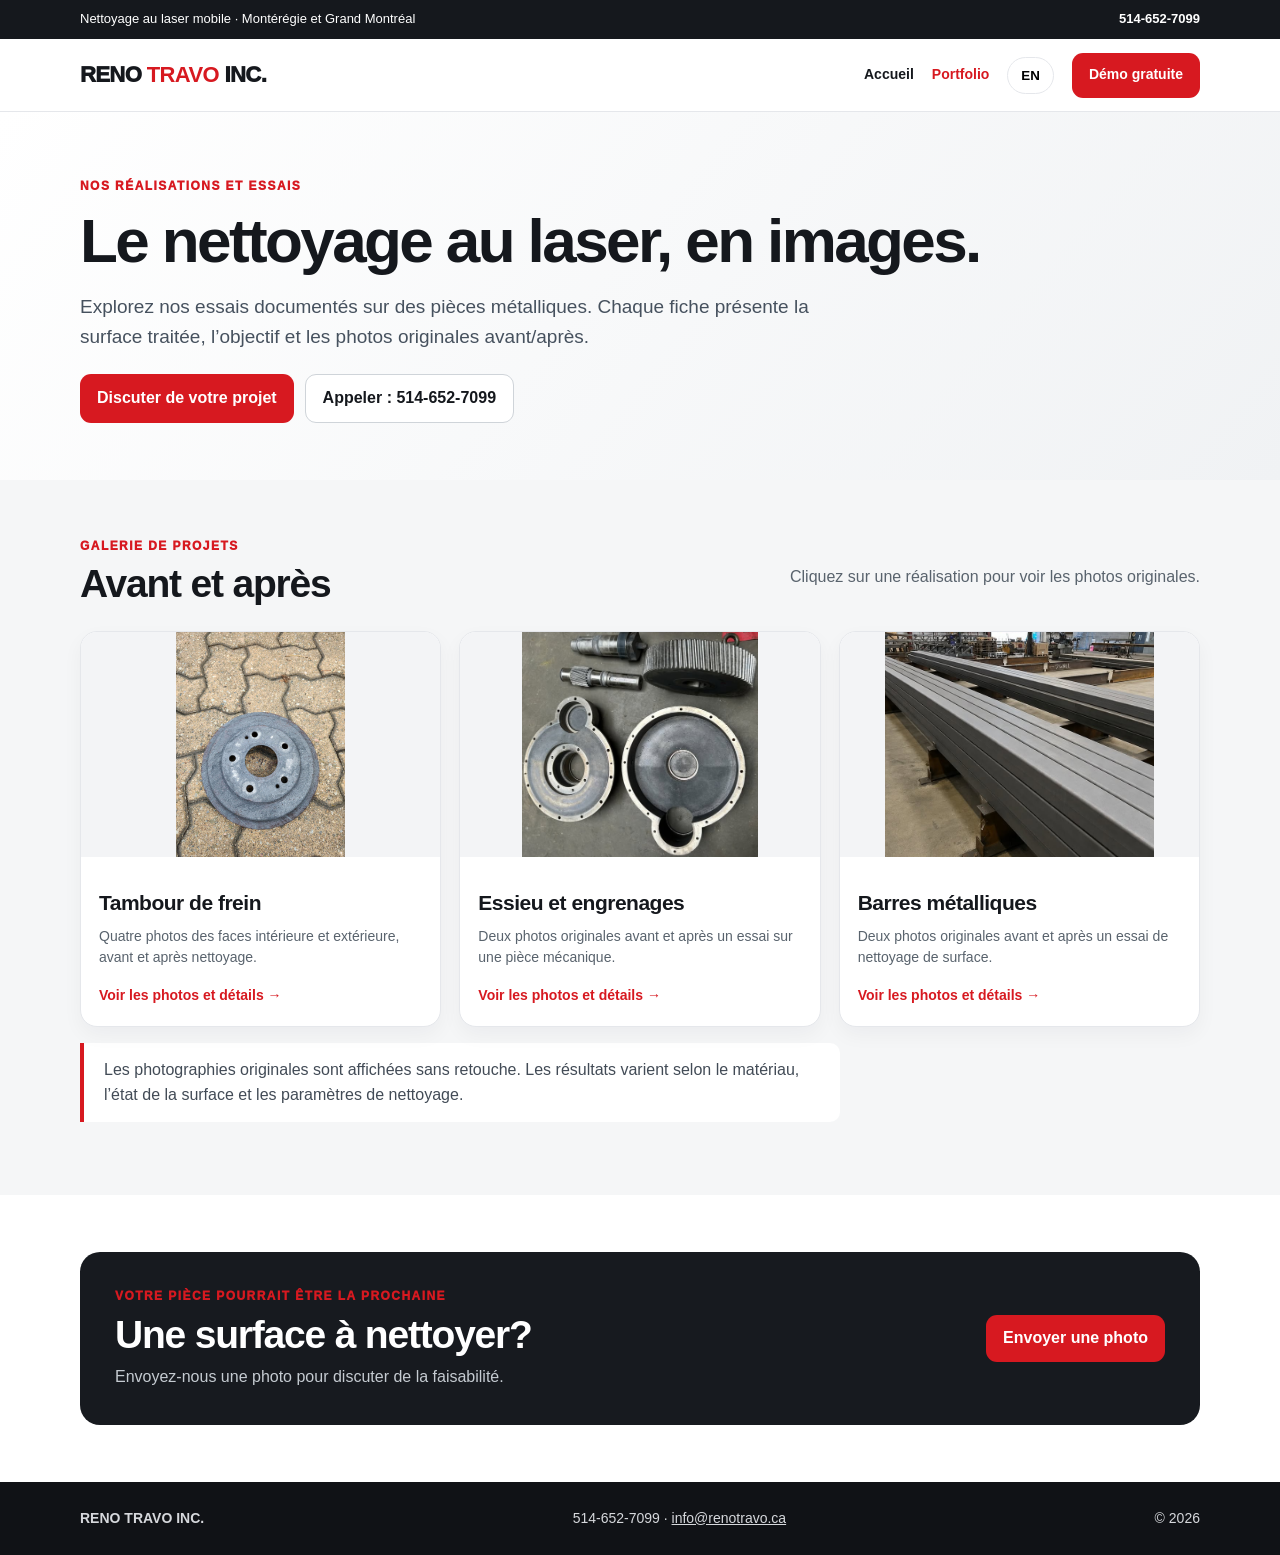
<file: portfolio/index.html>
<!doctype html>
<html lang="fr"><head><meta charset="utf-8"><meta name="viewport" content="width=device-width,initial-scale=1"><title>Portfolio | Nettoyage au laser | Réno Travo Inc.</title><meta name="description" content="Découvrez nos essais de nettoyage au laser : tambour de frein, essieu et engrenages, barres métalliques. Photos originales avant/après."><link rel="canonical" href="https://renotravo.ca/portfolio/"><meta name="theme-color" content="#15181d"><link rel="stylesheet" href="../assets/portfolio.css"><link rel="stylesheet" href="../assets/portfolio-gallery.css"></head>
<body><div class="top"><div class="wrap"><span class="fr">Nettoyage au laser mobile · Montérégie et Grand Montréal</span><span class="en">Mobile laser cleaning · Montérégie and Greater Montréal</span><a href="tel:+15146527099">514-652-7099</a></div></div><header><nav class="wrap nav" aria-label="Navigation principale"><a class="brand" href="/">RENO <b>TRAVO</b> INC.</a><div class="navlinks"><a href="/" class="fr">Accueil</a><a href="/" class="en">Home</a><a href="/portfolio/" aria-current="page">Portfolio</a><button class="language" id="language" type="button" aria-label="Switch to English">EN</button><a class="btn red quote fr" href="/#demo">Démo gratuite</a><a class="btn red quote en" href="/#demo">Free demo</a></div></nav></header>
<main><section class="intro"><div class="wrap"><div class="eyebrow fr">Nos réalisations et essais</div><div class="eyebrow en">Our work and tests</div><h1 class="fr">Le nettoyage au laser, en images.</h1><h1 class="en">Laser cleaning, shown in real photos.</h1><p class="lead fr">Explorez nos essais documentés sur des pièces métalliques. Chaque fiche présente la surface traitée, l’objectif et les photos originales avant/après.</p><p class="lead en">Explore our documented tests on metal parts. Each page presents the surface, objective and original before-and-after photographs.</p><div class="actions"><a class="btn red fr" href="/#demo">Discuter de votre projet</a><a class="btn red en" href="/#demo">Discuss your project</a><a class="btn outline fr" href="tel:+15146527099">Appeler : 514-652-7099</a><a class="btn outline en" href="tel:+15146527099">Call: 514-652-7099</a></div></div></section>
<section class="section soft"><div class="wrap"><div class="section-heading"><div><div class="eyebrow fr">Galerie de projets</div><div class="eyebrow en">Project gallery</div><h2 class="fr">Avant et après</h2><h2 class="en">Before and after</h2></div><p class="muted fr">Cliquez sur une réalisation pour voir les photos originales.</p><p class="muted en">Select a project to see the original photographs.</p></div><div class="cards">
<a class="project" href="tambour-de-frein.html"><img src="../assets/portfolio/1000154621.jpg" alt="Tambour de frein après essai de retrait de rouille au laser" loading="lazy"><div class="copy"><h3 class="fr">Tambour de frein</h3><h3 class="en">Brake drum</h3><p class="fr">Quatre photos des faces intérieure et extérieure, avant et après nettoyage.</p><p class="en">Four photos of the inner and outer faces, before and after cleaning.</p><span class="more fr">Voir les photos et détails →</span><span class="more en">See photos and details →</span></div></a>
<a class="project" href="arbre-engrenages.html"><img src="../assets/shaft%20gears%20after.png" alt="Essieu et engrenages après essai de nettoyage au laser" loading="lazy"><div class="copy"><h3 class="fr">Essieu et engrenages</h3><h3 class="en">Shaft and gears</h3><p class="fr">Deux photos originales avant et après un essai sur une pièce mécanique.</p><p class="en">Two original before-and-after photos from a test on a mechanical part.</p><span class="more fr">Voir les photos et détails →</span><span class="more en">See photos and details →</span></div></a>
<a class="project" href="barres-metalliques.html"><img src="../assets/metal%20bars%20after.png" alt="Barres métalliques après essai de nettoyage au laser" loading="lazy"><div class="copy"><h3 class="fr">Barres métalliques</h3><h3 class="en">Metal bars</h3><p class="fr">Deux photos originales avant et après un essai de nettoyage de surface.</p><p class="en">Two original before-and-after photos from a surface-cleaning test.</p><span class="more fr">Voir les photos et détails →</span><span class="more en">See photos and details →</span></div></a>
</div><p class="notice fr">Les photographies originales sont affichées sans retouche. Les résultats varient selon le matériau, l’état de la surface et les paramètres de nettoyage.</p><p class="notice en">The original photographs are displayed without retouching. Results vary depending on material, surface condition and cleaning settings.</p></div></section>
<section class="section"><div class="wrap"><div class="cta"><div><div class="eyebrow fr">Votre pièce pourrait être la prochaine</div><div class="eyebrow en">Your part could be next</div><h2 class="fr">Une surface à nettoyer?</h2><h2 class="en">Have a surface to clean?</h2><p class="fr">Envoyez-nous une photo pour discuter de la faisabilité.</p><p class="en">Send us a photo to discuss feasibility.</p></div><a class="btn red fr" href="mailto:info@renotravo.ca?subject=Demande%20de%20nettoyage%20au%20laser">Envoyer une photo</a><a class="btn red en" href="mailto:info@renotravo.ca?subject=Laser%20cleaning%20inquiry">Send a photo</a></div></div></section></main><footer><div class="wrap"><div><strong>RENO TRAVO INC.</strong></div><div>514-652-7099 · <a href="mailto:info@renotravo.ca">info@renotravo.ca</a></div><div>© <span id="year">2026</span></div></div></footer><script src="../assets/portfolio.js" defer></script></body></html>
</file>
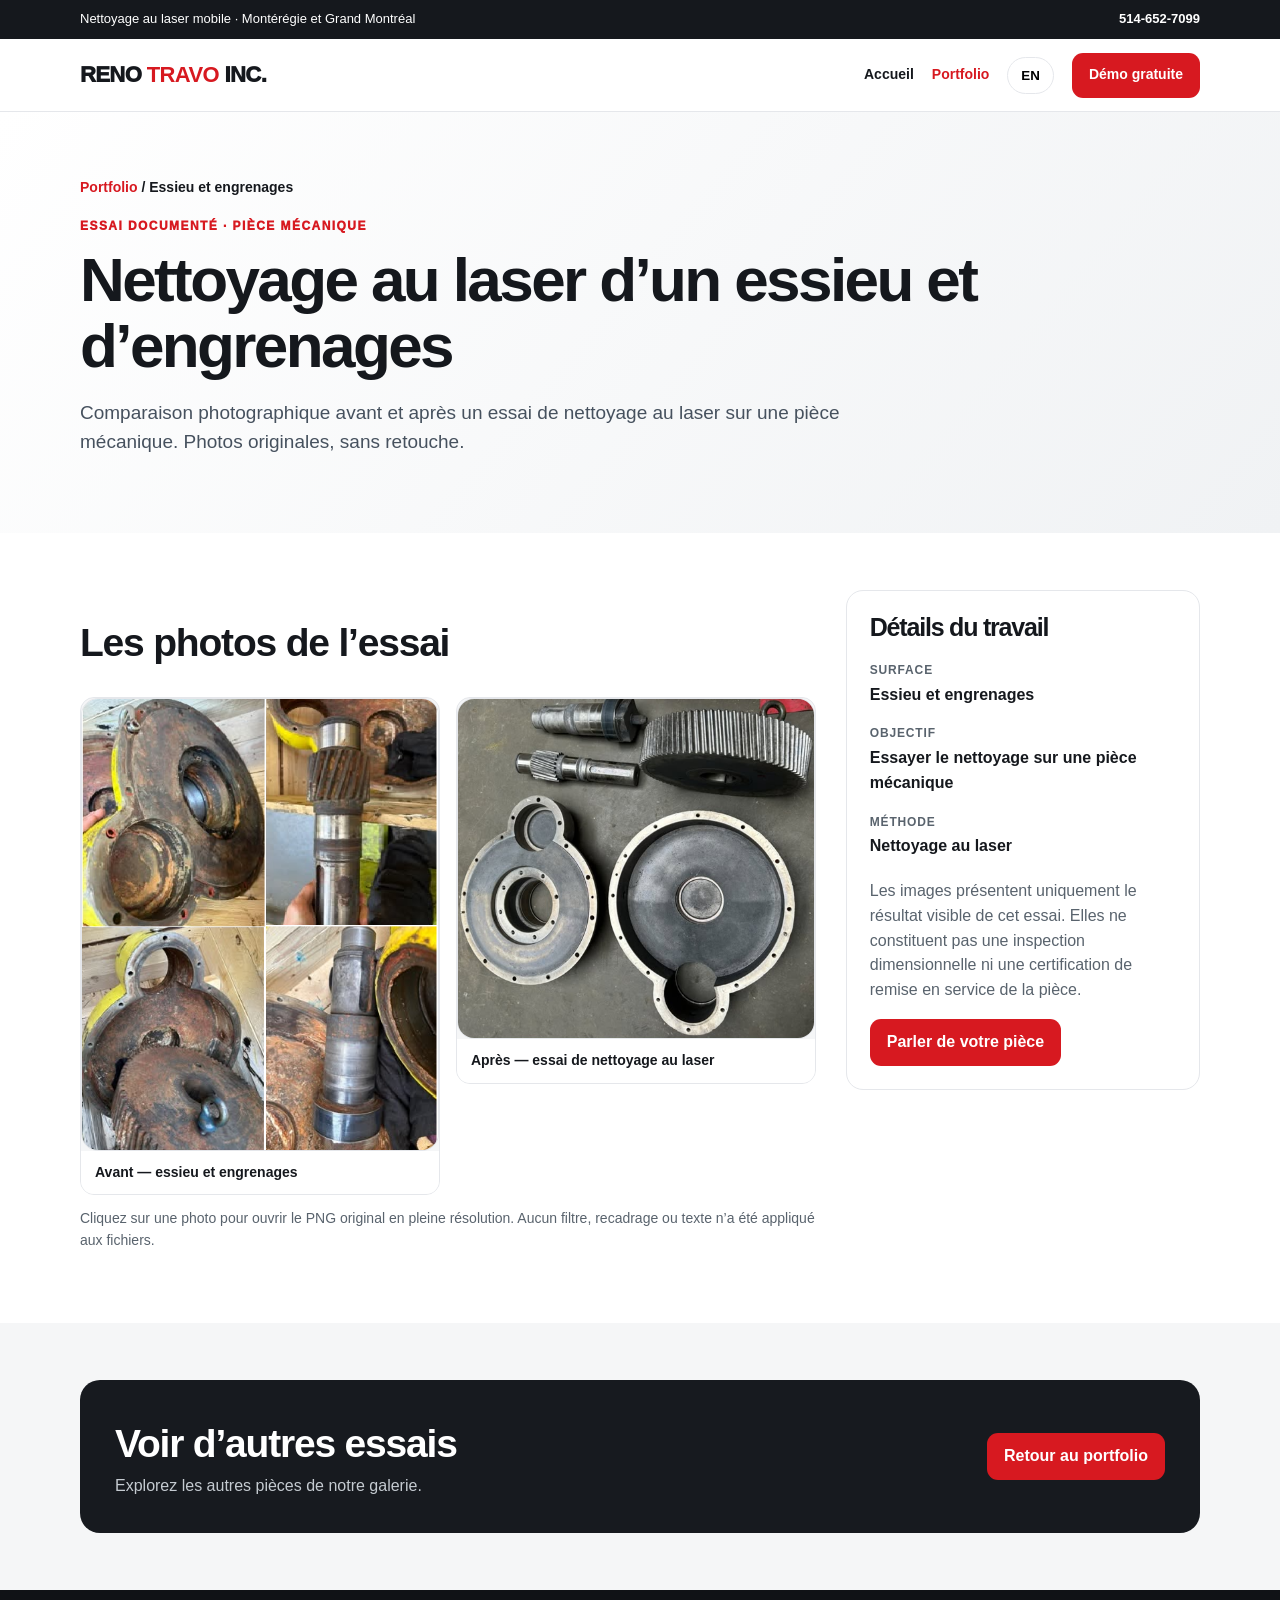
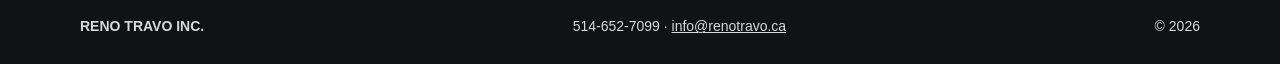
<file: portfolio/arbre-engrenages.html>
<!doctype html>
<html lang="fr"><head><meta charset="utf-8"><meta name="viewport" content="width=device-width,initial-scale=1"><title>Essieu et engrenages | Portfolio Réno Travo</title><meta name="description" content="Essai de nettoyage au laser sur un essieu et des engrenages. Photos originales avant et après."><link rel="canonical" href="https://renotravo.ca/portfolio/arbre-engrenages.html"><meta name="theme-color" content="#15181d"><link rel="stylesheet" href="../assets/portfolio.css"><link rel="stylesheet" href="../assets/portfolio-gallery.css"></head>
<body><div class="top"><div class="wrap"><span class="fr">Nettoyage au laser mobile · Montérégie et Grand Montréal</span><span class="en">Mobile laser cleaning · Montérégie and Greater Montréal</span><a href="tel:+15146527099">514-652-7099</a></div></div><header><nav class="wrap nav"><a class="brand" href="/">RENO <b>TRAVO</b> INC.</a><div class="navlinks"><a href="/" class="fr">Accueil</a><a href="/" class="en">Home</a><a href="/portfolio/" aria-current="page">Portfolio</a><button id="language" class="language" type="button">EN</button><a class="btn red quote fr" href="/#demo">Démo gratuite</a><a class="btn red quote en" href="/#demo">Free demo</a></div></nav></header>
<main><section class="intro"><div class="wrap"><div class="breadcrumb"><a href="/portfolio/">Portfolio</a> / <span class="fr">Essieu et engrenages</span><span class="en">Shaft and gears</span></div><div class="eyebrow fr">Essai documenté · Pièce mécanique</div><div class="eyebrow en">Documented test · Mechanical part</div><h1 class="fr">Nettoyage au laser d’un essieu et d’engrenages</h1><h1 class="en">Laser cleaning of a shaft and gears</h1><p class="lead fr">Comparaison photographique avant et après un essai de nettoyage au laser sur une pièce mécanique. Photos originales, sans retouche.</p><p class="lead en">Photographic before-and-after comparison of a laser-cleaning test on a mechanical part. Original, unretouched photos.</p></div></section>
<section class="section"><div class="wrap"><div class="case"><div><h2 class="fr">Les photos de l’essai</h2><h2 class="en">Test photographs</h2><div class="gallery-grid">
<figure class="gallery-item"><a href="../assets/shaft%20gears%20before.png" target="_blank" rel="noopener" aria-label="Ouvrir la photo originale avant nettoyage"><img src="../assets/shaft%20gears%20before.png" alt="Essieu et engrenages avant l’essai de nettoyage au laser" loading="eager"></a><figcaption><span class="fr">Avant — essieu et engrenages</span><span class="en">Before — shaft and gears</span></figcaption></figure>
<figure class="gallery-item"><a href="../assets/shaft%20gears%20after.png" target="_blank" rel="noopener" aria-label="Ouvrir la photo originale après nettoyage"><img src="../assets/shaft%20gears%20after.png" alt="Essieu et engrenages après l’essai de nettoyage au laser" loading="lazy"></a><figcaption><span class="fr">Après — essai de nettoyage au laser</span><span class="en">After — laser-cleaning test</span></figcaption></figure>
</div><p class="gallery-hint fr">Cliquez sur une photo pour ouvrir le PNG original en pleine résolution. Aucun filtre, recadrage ou texte n’a été appliqué aux fichiers.</p><p class="gallery-hint en">Click a photo to open the original full-resolution PNG. No filters, cropping or text were applied to the files.</p></div>
<aside class="detail"><h2 class="fr">Détails du travail</h2><h2 class="en">Project details</h2><dl><dt>Surface</dt><dd class="fr">Essieu et engrenages</dd><dd class="en">Shaft and gears</dd><dt class="fr">Objectif</dt><dt class="en">Objective</dt><dd class="fr">Essayer le nettoyage sur une pièce mécanique</dd><dd class="en">Test cleaning on a mechanical part</dd><dt class="fr">Méthode</dt><dt class="en">Method</dt><dd class="fr">Nettoyage au laser</dd><dd class="en">Laser cleaning</dd></dl><p class="fr">Les images présentent uniquement le résultat visible de cet essai. Elles ne constituent pas une inspection dimensionnelle ni une certification de remise en service de la pièce.</p><p class="en">These images show only the visible result of this test. They are not a dimensional inspection or a certification that the part is fit for reuse.</p><a class="btn red fr" href="mailto:info@renotravo.ca?subject=Nettoyage%20de%20pi%C3%A8ces%20m%C3%A9caniques">Parler de votre pièce</a><a class="btn red en" href="mailto:info@renotravo.ca?subject=Mechanical%20parts%20cleaning">Discuss your part</a></aside></div></div></section>
<section class="section soft"><div class="wrap"><div class="cta"><div><h2 class="fr">Voir d’autres essais</h2><h2 class="en">See more tests</h2><p class="fr">Explorez les autres pièces de notre galerie.</p><p class="en">Explore other parts in our gallery.</p></div><a class="btn red fr" href="/portfolio/">Retour au portfolio</a><a class="btn red en" href="/portfolio/">Back to portfolio</a></div></div></section></main><footer><div class="wrap"><div><strong>RENO TRAVO INC.</strong></div><div>514-652-7099 · <a href="mailto:info@renotravo.ca">info@renotravo.ca</a></div><div>© <span id="year">2026</span></div></div></footer><script defer src="../assets/portfolio.js"></script></body></html>
</file>
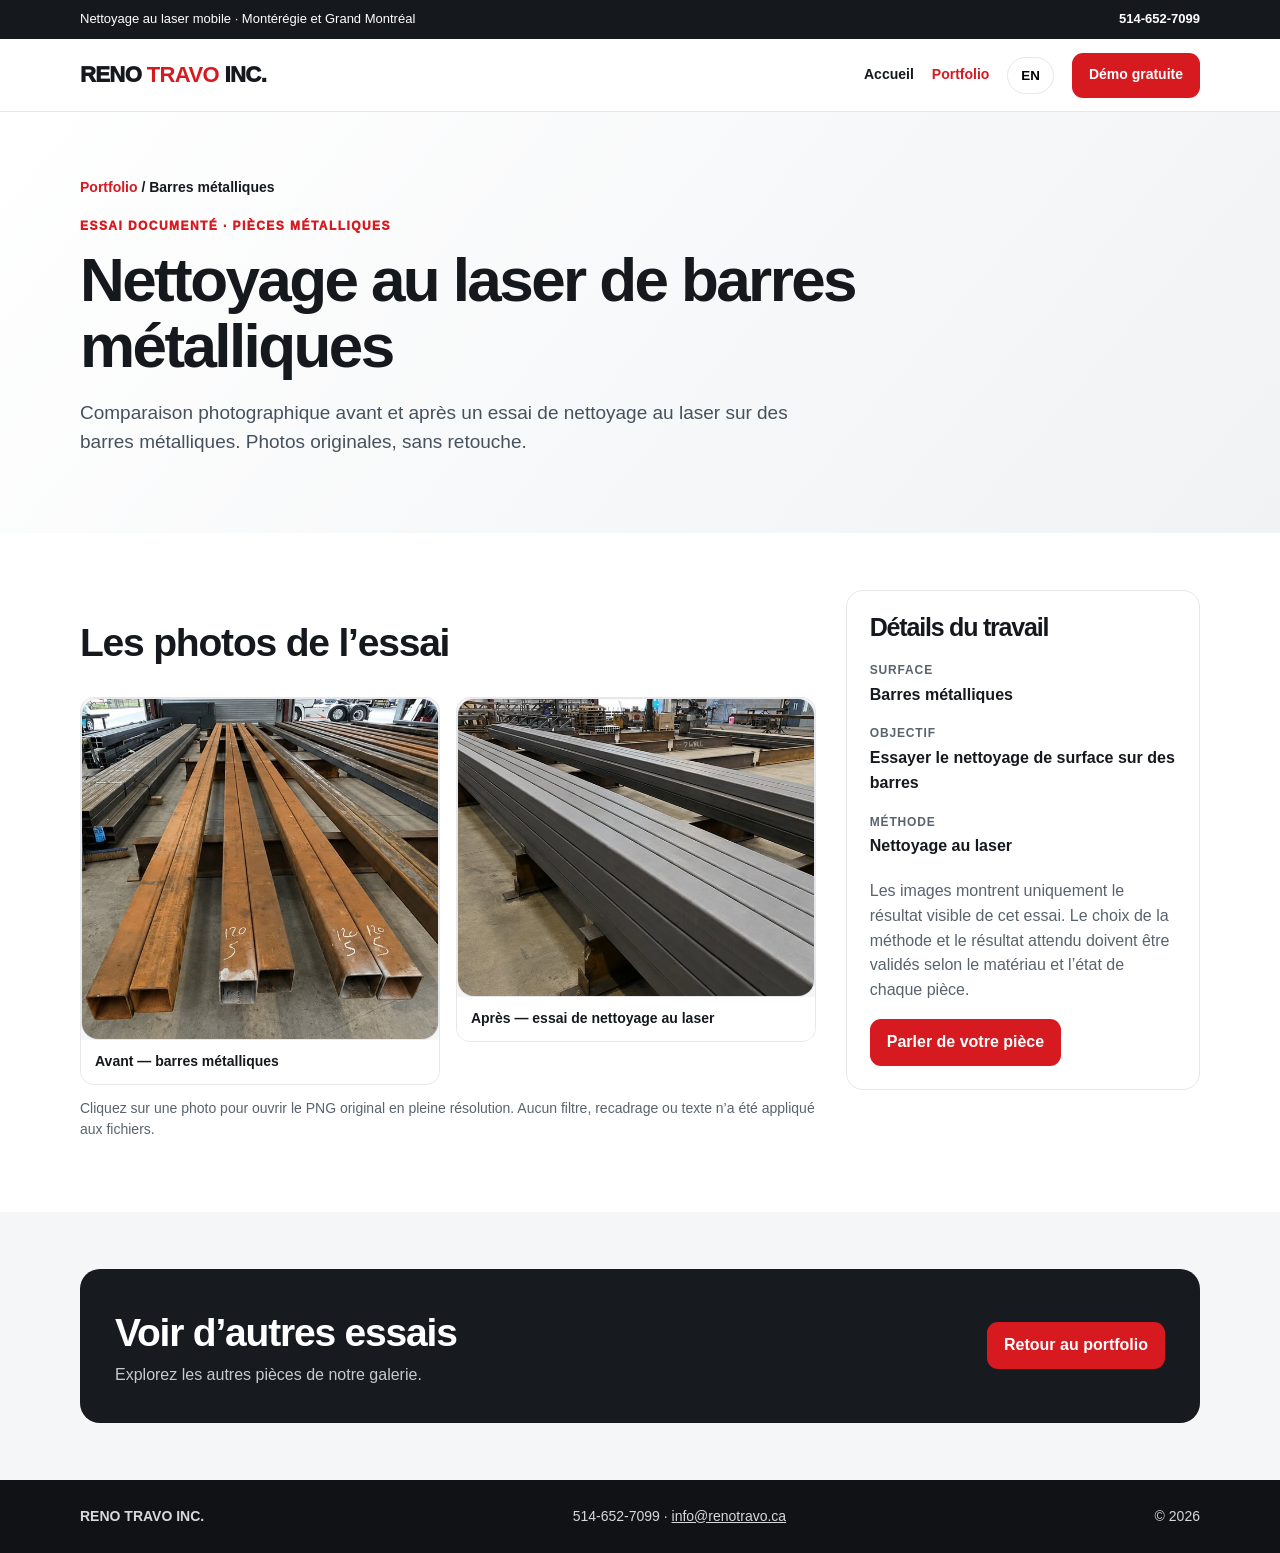
<file: portfolio/barres-metalliques.html>
<!doctype html>
<html lang="fr"><head><meta charset="utf-8"><meta name="viewport" content="width=device-width,initial-scale=1"><title>Barres métalliques | Portfolio Réno Travo</title><meta name="description" content="Essai de nettoyage au laser sur des barres métalliques. Photos originales avant et après."><link rel="canonical" href="https://renotravo.ca/portfolio/barres-metalliques.html"><meta name="theme-color" content="#15181d"><link rel="stylesheet" href="../assets/portfolio.css"><link rel="stylesheet" href="../assets/portfolio-gallery.css"></head>
<body><div class="top"><div class="wrap"><span class="fr">Nettoyage au laser mobile · Montérégie et Grand Montréal</span><span class="en">Mobile laser cleaning · Montérégie and Greater Montréal</span><a href="tel:+15146527099">514-652-7099</a></div></div><header><nav class="wrap nav"><a class="brand" href="/">RENO <b>TRAVO</b> INC.</a><div class="navlinks"><a href="/" class="fr">Accueil</a><a href="/" class="en">Home</a><a href="/portfolio/" aria-current="page">Portfolio</a><button id="language" class="language" type="button" aria-label="Switch language">EN</button><a class="btn red quote fr" href="/#demo">Démo gratuite</a><a class="btn red quote en" href="/#demo">Free demo</a></div></nav></header>
<main><section class="intro"><div class="wrap"><div class="breadcrumb"><a href="/portfolio/">Portfolio</a> / <span class="fr">Barres métalliques</span><span class="en">Metal bars</span></div><div class="eyebrow fr">Essai documenté · Pièces métalliques</div><div class="eyebrow en">Documented test · Metal parts</div><h1 class="fr">Nettoyage au laser de barres métalliques</h1><h1 class="en">Laser cleaning of metal bars</h1><p class="lead fr">Comparaison photographique avant et après un essai de nettoyage au laser sur des barres métalliques. Photos originales, sans retouche.</p><p class="lead en">Photographic before-and-after comparison of a laser-cleaning test on metal bars. Original, unretouched photos.</p></div></section>
<section class="section"><div class="wrap"><div class="case"><div><h2 class="fr">Les photos de l’essai</h2><h2 class="en">Test photographs</h2><div class="gallery-grid">
<figure class="gallery-item"><a href="../assets/metal%20bars%20before.png" target="_blank" rel="noopener" aria-label="Ouvrir la photo originale avant nettoyage"><img src="../assets/metal%20bars%20before.png" alt="Barres métalliques avant l’essai de nettoyage au laser" loading="eager"></a><figcaption><span class="fr">Avant — barres métalliques</span><span class="en">Before — metal bars</span></figcaption></figure>
<figure class="gallery-item"><a href="../assets/metal%20bars%20after.png" target="_blank" rel="noopener" aria-label="Ouvrir la photo originale après nettoyage"><img src="../assets/metal%20bars%20after.png" alt="Barres métalliques après l’essai de nettoyage au laser" loading="lazy"></a><figcaption><span class="fr">Après — essai de nettoyage au laser</span><span class="en">After — laser-cleaning test</span></figcaption></figure>
</div><p class="gallery-hint fr">Cliquez sur une photo pour ouvrir le PNG original en pleine résolution. Aucun filtre, recadrage ou texte n’a été appliqué aux fichiers.</p><p class="gallery-hint en">Click a photo to open the original full-resolution PNG. No filters, cropping or text were applied to the files.</p></div>
<aside class="detail"><h2 class="fr">Détails du travail</h2><h2 class="en">Project details</h2><dl><dt>Surface</dt><dd class="fr">Barres métalliques</dd><dd class="en">Metal bars</dd><dt class="fr">Objectif</dt><dt class="en">Objective</dt><dd class="fr">Essayer le nettoyage de surface sur des barres</dd><dd class="en">Test surface cleaning on metal bars</dd><dt class="fr">Méthode</dt><dt class="en">Method</dt><dd class="fr">Nettoyage au laser</dd><dd class="en">Laser cleaning</dd></dl><p class="fr">Les images montrent uniquement le résultat visible de cet essai. Le choix de la méthode et le résultat attendu doivent être validés selon le matériau et l’état de chaque pièce.</p><p class="en">These images show only the visible result of this test. Method suitability and the expected result must be evaluated for the material and condition of each part.</p><a class="btn red fr" href="mailto:info@renotravo.ca?subject=Nettoyage%20de%20barres%20m%C3%A9talliques">Parler de votre pièce</a><a class="btn red en" href="mailto:info@renotravo.ca?subject=Metal%20bars%20cleaning">Discuss your part</a></aside></div></div></section>
<section class="section soft"><div class="wrap"><div class="cta"><div><h2 class="fr">Voir d’autres essais</h2><h2 class="en">See more tests</h2><p class="fr">Explorez les autres pièces de notre galerie.</p><p class="en">Explore other parts in our gallery.</p></div><a class="btn red fr" href="/portfolio/">Retour au portfolio</a><a class="btn red en" href="/portfolio/">Back to portfolio</a></div></div></section></main><footer><div class="wrap"><div><strong>RENO TRAVO INC.</strong></div><div>514-652-7099 · <a href="mailto:info@renotravo.ca">info@renotravo.ca</a></div><div>© <span id="year">2026</span></div></div></footer><script defer src="../assets/portfolio.js"></script></body></html>
</file>
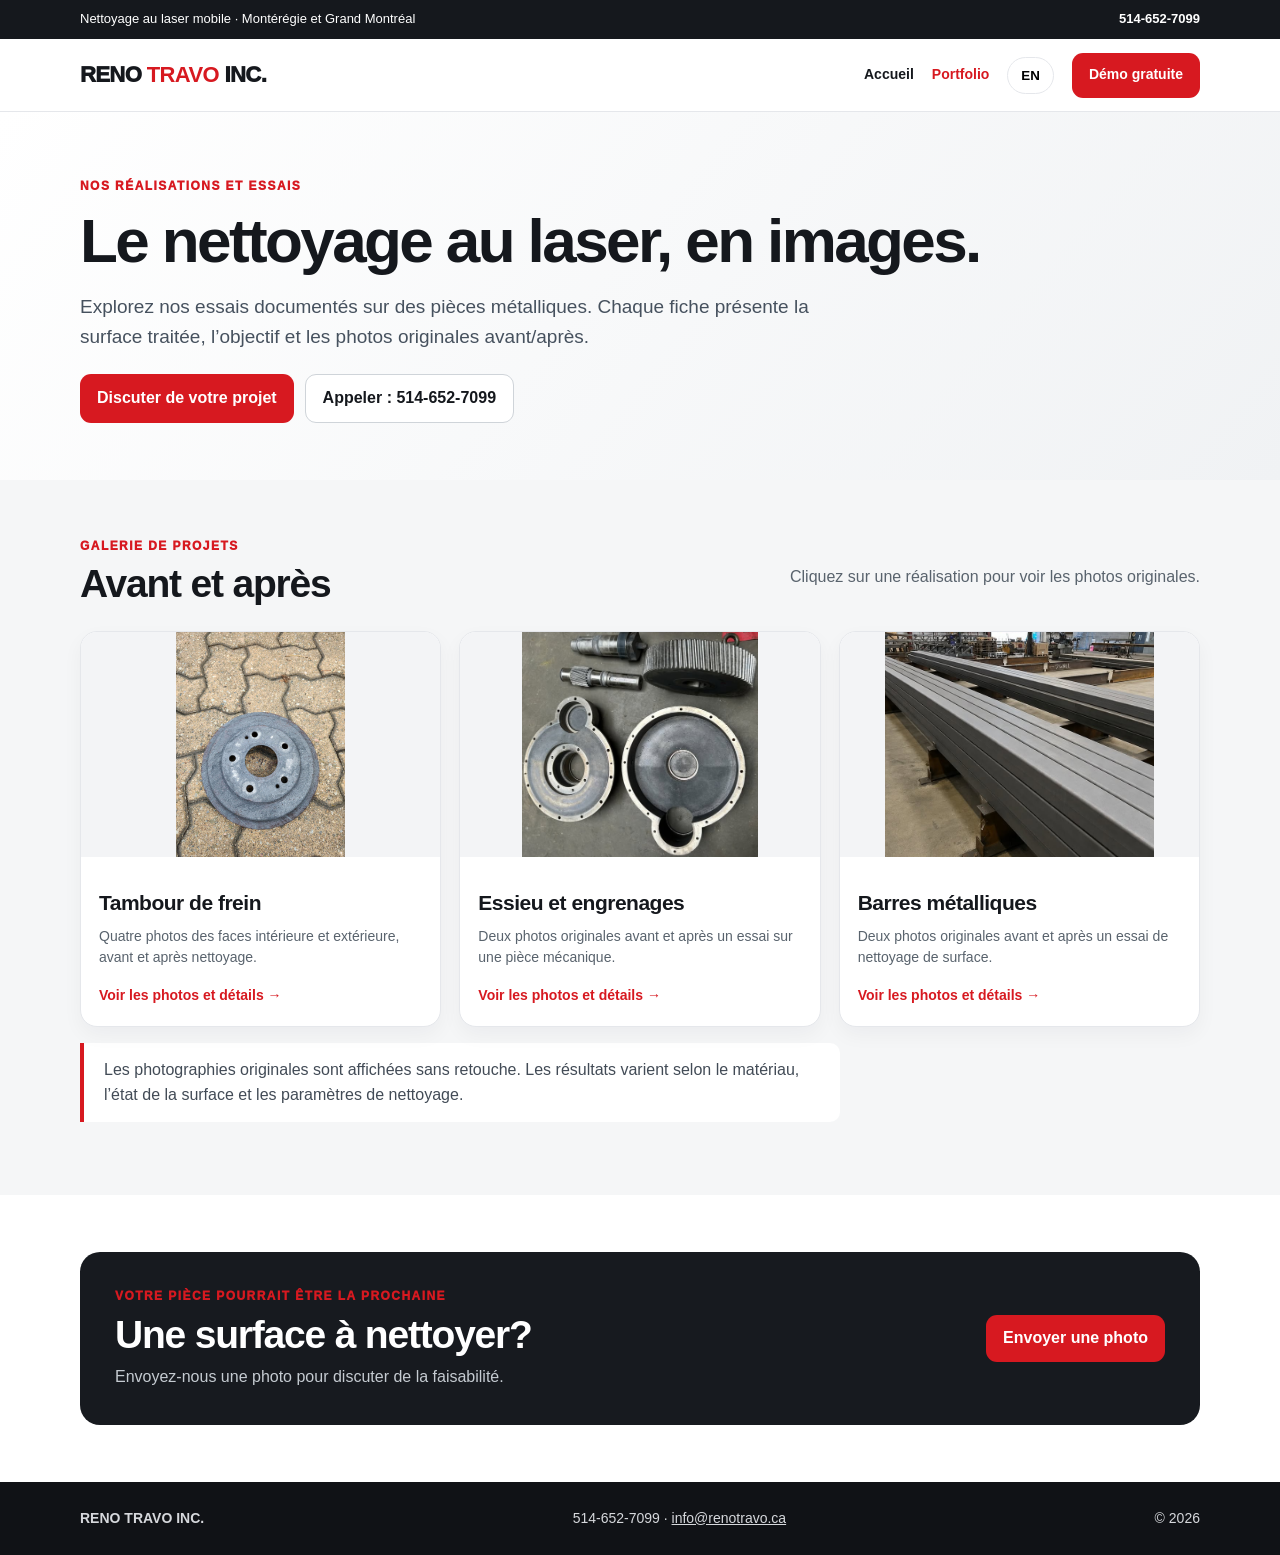
<file: portfolio/chassis-de-remorque.html>
<!doctype html><html lang="fr"><head><meta charset="utf-8"><meta name="viewport" content="width=device-width,initial-scale=1"><meta name="robots" content="noindex"><meta http-equiv="refresh" content="0;url=/portfolio/"><link rel="canonical" href="https://renotravo.ca/portfolio/"><title>Portfolio | Réno Travo Inc.</title></head><body><p>Ce projet a été retiré du portfolio. <a href="/portfolio/">Consulter le portfolio actuel</a>.</p><p>This project has been removed from the portfolio. <a href="/portfolio/">View the current portfolio</a>.</p></body></html>
</file>
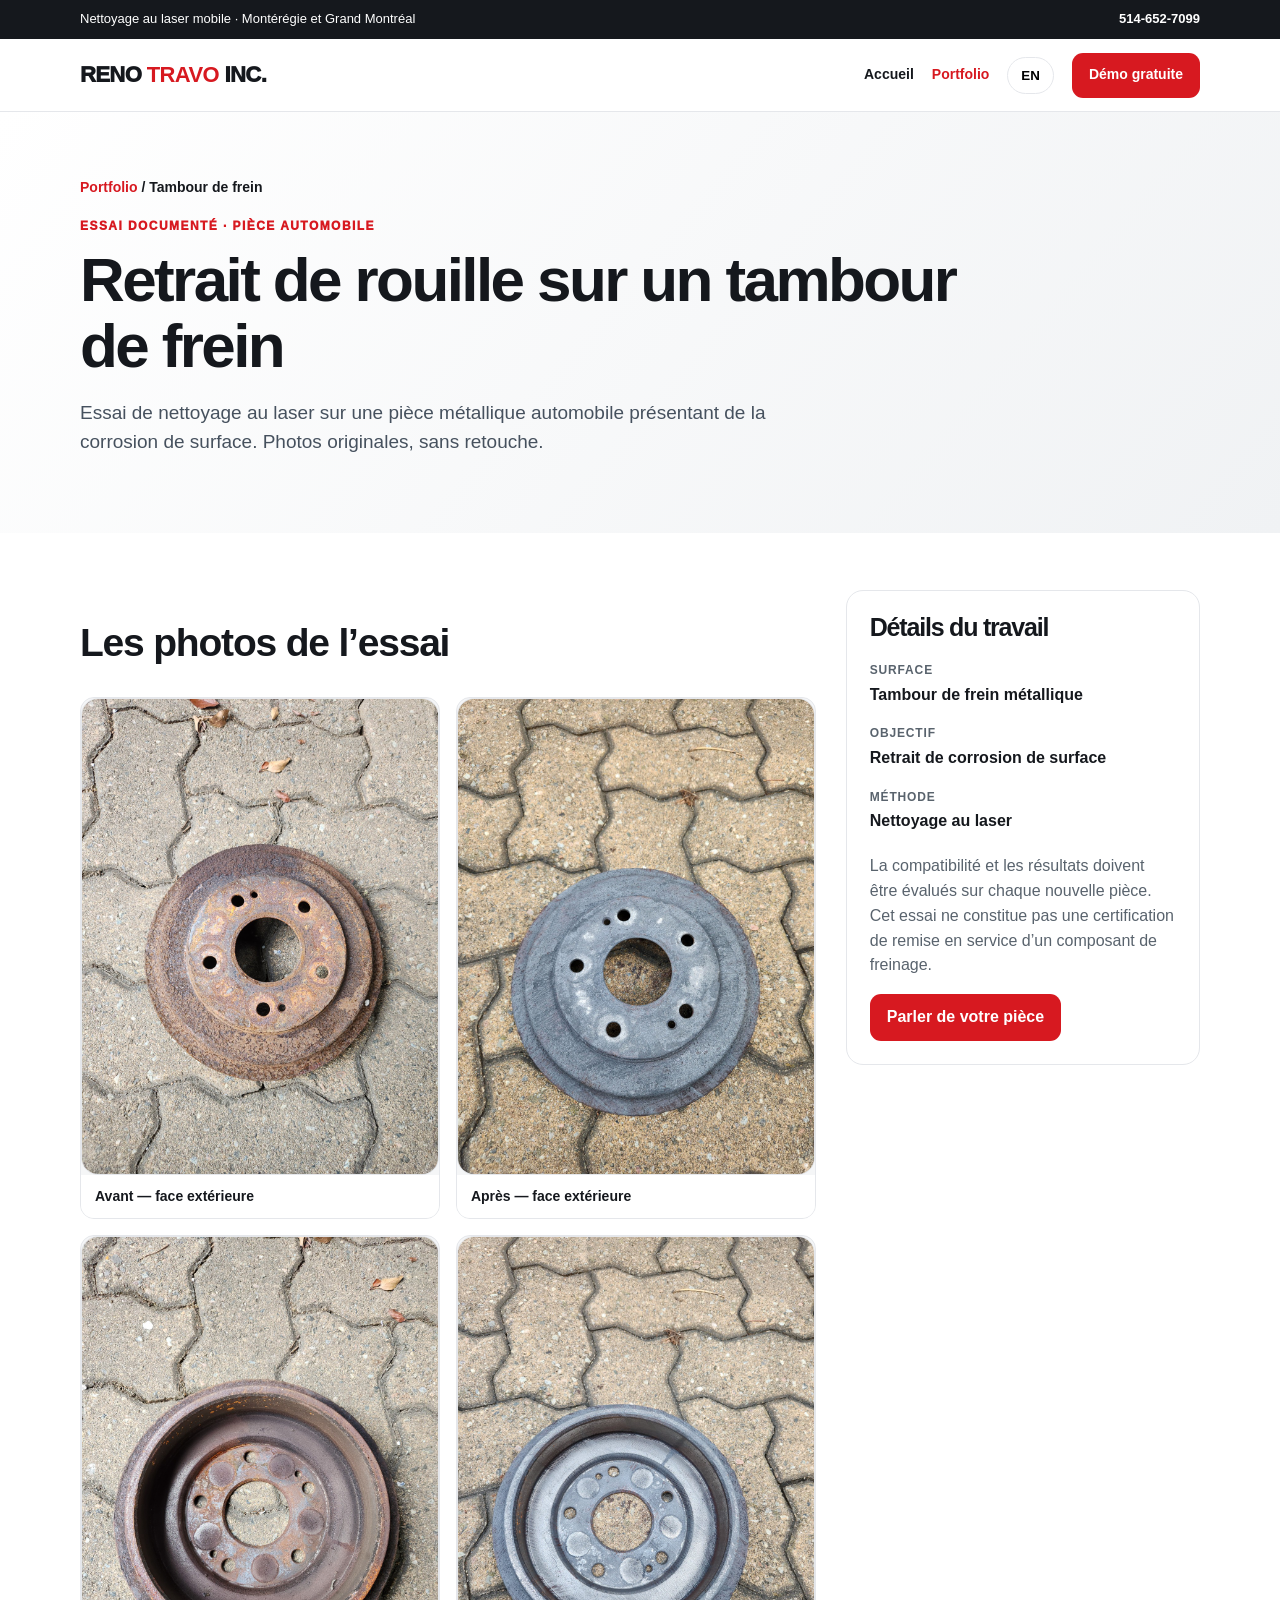
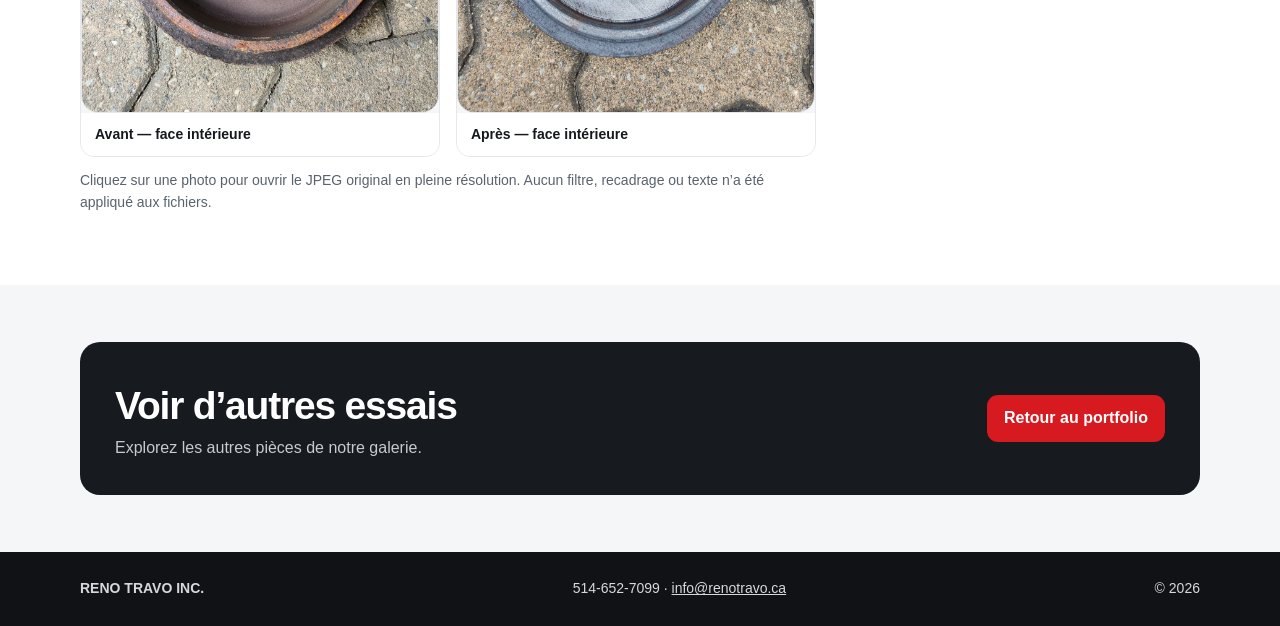
<file: portfolio/tambour-de-frein.html>
<!doctype html><html lang="fr"><head><meta charset="utf-8"><meta name="viewport" content="width=device-width,initial-scale=1"><title>Tambour de frein | Portfolio Réno Travo</title><meta name="description" content="Essai de nettoyage au laser d’un tambour de frein : quatre photos originales des faces intérieure et extérieure avant et après."><link rel="canonical" href="https://renotravo.ca/portfolio/tambour-de-frein.html"><link rel="stylesheet" href="../assets/portfolio.css"><link rel="stylesheet" href="../assets/portfolio-gallery.css"><meta name="theme-color" content="#15181d"></head><body><div class="top"><div class="wrap"><span class="fr">Nettoyage au laser mobile · Montérégie et Grand Montréal</span><span class="en">Mobile laser cleaning · Montérégie and Greater Montréal</span><a href="tel:+15146527099">514-652-7099</a></div></div><header><nav class="wrap nav"><a class="brand" href="/">RENO <b>TRAVO</b> INC.</a><div class="navlinks"><a href="/" class="fr">Accueil</a><a href="/" class="en">Home</a><a href="/portfolio/" aria-current="page">Portfolio</a><button id="language" class="language" type="button">EN</button><a class="btn red quote fr" href="/#demo">Démo gratuite</a><a class="btn red quote en" href="/#demo">Free demo</a></div></nav></header><main><section class="intro"><div class="wrap"><div class="breadcrumb"><a href="/portfolio/">Portfolio</a> / <span class="fr">Tambour de frein</span><span class="en">Brake drum</span></div><div class="eyebrow fr">Essai documenté · Pièce automobile</div><div class="eyebrow en">Documented test · Automotive part</div><h1 class="fr">Retrait de rouille sur un tambour de frein</h1><h1 class="en">Rust removal from a brake drum</h1><p class="lead fr">Essai de nettoyage au laser sur une pièce métallique automobile présentant de la corrosion de surface. Photos originales, sans retouche.</p><p class="lead en">Laser-cleaning test on a corroded automotive metal part. Original photos, without retouching.</p></div></section><section class="section"><div class="wrap"><div class="case"><div><h2 class="fr">Les photos de l’essai</h2><h2 class="en">Test photographs</h2><div class="gallery-grid"><figure class="gallery-item"><a href="../assets/portfolio/1000154611.jpg" target="_blank" rel="noopener" aria-label="Photo originale de la face extérieure avant"><img src="../assets/portfolio/1000154611.jpg" alt="Face extérieure du tambour de frein rouillée avant nettoyage" loading="eager"></a><figcaption><span class="fr">Avant — face extérieure</span><span class="en">Before — outer face</span></figcaption></figure><figure class="gallery-item"><a href="../assets/portfolio/1000154621.jpg" target="_blank" rel="noopener" aria-label="Photo originale de la face extérieure après"><img src="../assets/portfolio/1000154621.jpg" alt="Face extérieure du tambour de frein après nettoyage" loading="lazy"></a><figcaption><span class="fr">Après — face extérieure</span><span class="en">After — outer face</span></figcaption></figure><figure class="gallery-item"><a href="../assets/portfolio/1000154612.jpg" target="_blank" rel="noopener" aria-label="Photo originale de la face intérieure avant"><img src="../assets/portfolio/1000154612.jpg" alt="Face intérieure du tambour de frein avant nettoyage" loading="lazy"></a><figcaption><span class="fr">Avant — face intérieure</span><span class="en">Before — inner face</span></figcaption></figure><figure class="gallery-item"><a href="../assets/portfolio/1000154622.jpg" target="_blank" rel="noopener" aria-label="Photo originale de la face intérieure après"><img src="../assets/portfolio/1000154622.jpg" alt="Face intérieure du tambour de frein après nettoyage" loading="lazy"></a><figcaption><span class="fr">Après — face intérieure</span><span class="en">After — inner face</span></figcaption></figure></div><p class="gallery-hint fr">Cliquez sur une photo pour ouvrir le JPEG original en pleine résolution. Aucun filtre, recadrage ou texte n’a été appliqué aux fichiers.</p><p class="gallery-hint en">Click any photo to open the original full-resolution JPEG. No filters, cropping or text were applied to the files.</p></div><aside class="detail"><h2 class="fr">Détails du travail</h2><h2 class="en">Project details</h2><dl><dt>Surface</dt><dd class="fr">Tambour de frein métallique</dd><dd class="en">Metal brake drum</dd><dt class="fr">Objectif</dt><dt class="en">Objective</dt><dd class="fr">Retrait de corrosion de surface</dd><dd class="en">Surface corrosion removal</dd><dt class="fr">Méthode</dt><dt class="en">Method</dt><dd class="fr">Nettoyage au laser</dd><dd class="en">Laser cleaning</dd></dl><p class="fr">La compatibilité et les résultats doivent être évalués sur chaque nouvelle pièce. Cet essai ne constitue pas une certification de remise en service d’un composant de freinage.</p><p class="en">Compatibility and results must be assessed for each new part. This test is not a certification that a brake component is fit for reuse.</p><a class="btn red fr" href="mailto:info@renotravo.ca?subject=Nettoyage%20de%20pi%C3%A8ces">Parler de votre pièce</a><a class="btn red en" href="mailto:info@renotravo.ca?subject=Parts%20cleaning">Discuss your part</a></aside></div></div></section><section class="section soft"><div class="wrap"><div class="cta"><div><h2 class="fr">Voir d’autres essais</h2><h2 class="en">See more tests</h2><p class="fr">Explorez les autres pièces de notre galerie.</p><p class="en">Explore other parts in our gallery.</p></div><a class="btn red fr" href="/portfolio/">Retour au portfolio</a><a class="btn red en" href="/portfolio/">Back to portfolio</a></div></div></section></main><footer><div class="wrap"><div><strong>RENO TRAVO INC.</strong></div><div>514-652-7099 · <a href="mailto:info@renotravo.ca">info@renotravo.ca</a></div><div>© <span id="year">2026</span></div></div></footer><script defer src="../assets/portfolio.js"></script></body></html>
</file>
<file: assets/portfolio.css>
:root{--ink:#15181d;--red:#d71920;--muted:#59636d;--line:#e5e7eb;--soft:#f5f6f7}*{box-sizing:border-box}html{scroll-behavior:smooth}body{margin:0;color:var(--ink);font:16px/1.55 Inter,-apple-system,BlinkMacSystemFont,'Segoe UI',sans-serif}a{color:inherit}.wrap{width:min(1120px,calc(100% - 36px));margin:auto}.top{background:var(--ink);color:#fff;font-size:13px}.top .wrap{min-height:39px;display:flex;justify-content:space-between;gap:12px;align-items:center}.top a{text-decoration:none;font-weight:800}header{position:sticky;top:0;background:#fffffff4;backdrop-filter:blur(10px);border-bottom:1px solid var(--line);z-index:10}.nav{min-height:72px;display:flex;align-items:center;justify-content:space-between;gap:18px}.brand{white-space:nowrap;text-decoration:none;font-weight:950;font-size:22px;letter-spacing:-.6px}.brand b{color:var(--red)}.navlinks{display:flex;align-items:center;gap:18px;font-size:14px;font-weight:800}.navlinks a{text-decoration:none}.navlinks a[aria-current=page]{color:var(--red)}.language{border:1px solid var(--line);background:#fff;border-radius:50px;padding:10px 13px;font-weight:900;cursor:pointer}.btn{display:inline-flex;align-items:center;justify-content:center;min-height:45px;padding:11px 17px;border-radius:11px;text-decoration:none;font-weight:850}.btn.red{background:var(--red);color:#fff}.btn.outline{border:1px solid #cfd4d9;background:#fff}.eyebrow{font-size:12px;text-transform:uppercase;letter-spacing:.12em;font-weight:950;color:var(--red)}.intro{background:linear-gradient(130deg,#fff 0%,#f0f2f4 100%);padding:65px 0 57px}h1{font-size:clamp(38px,6vw,62px);letter-spacing:-2.6px;line-height:1.06;margin:12px 0 18px;max-width:900px}h2{font-size:clamp(27px,4vw,39px);letter-spacing:-1.2px;line-height:1.1}p{max-width:760px}.lead{font-size:19px;color:#46515e}.actions{display:flex;gap:11px;flex-wrap:wrap;margin-top:23px}.section{padding:57px 0}.section.soft{background:var(--soft)}.section-heading{display:flex;align-items:end;justify-content:space-between;gap:20px;margin-bottom:26px}.section-heading h2{margin:7px 0 0}.muted{color:var(--muted)}.cards{display:grid;grid-template-columns:repeat(3,minmax(0,1fr));gap:18px}.project{display:flex;flex-direction:column;overflow:hidden;background:#fff;border:1px solid var(--line);border-radius:17px;box-shadow:0 8px 20px #1118270b;text-decoration:none;transition:transform .15s ease,box-shadow .15s ease}.project:hover{transform:translateY(-3px);box-shadow:0 12px 25px #11182716}.project img{display:block;aspect-ratio:16/10;object-fit:cover;width:100%}.project .copy{padding:18px;flex:1}.tag{display:inline-block;background:#fff2f2;color:#a91118;border-radius:50px;padding:4px 10px;font-size:12px;font-weight:900}.project h3{font-size:21px;letter-spacing:-.5px;margin:12px 0 6px}.project p{font-size:14px;color:var(--muted);margin:0 0 14px}.more{font-weight:900;color:var(--red);font-size:14px}.notice{border-left:4px solid var(--red);background:#fff;border-radius:0 10px 10px 0;padding:15px 20px;color:#424b56}.breadcrumb{font-size:14px;font-weight:800;margin-bottom:18px}.breadcrumb a{color:var(--red);text-decoration:none}.case{display:grid;grid-template-columns:1.35fr .65fr;align-items:start;gap:30px}.case img{display:block;width:100%;border-radius:17px;border:1px solid var(--line)}.detail{border:1px solid var(--line);border-radius:17px;padding:23px;background:#fff}.detail h2{font-size:25px;margin:0 0 12px}.detail p{color:var(--muted)}.detail dl{margin:20px 0}.detail dt{font-size:12px;text-transform:uppercase;color:var(--muted);letter-spacing:.07em;font-weight:900}.detail dd{margin:3px 0 17px;font-weight:750}.cta{background:#171a1f;color:#fff;border-radius:20px;padding:35px;display:flex;align-items:center;justify-content:space-between;gap:22px}.cta h2{margin:8px 0}.cta p{color:#c5cbd1;margin:0}.cta .btn{white-space:nowrap}footer{background:#101216;color:#d6d8dc;padding:26px 0;font-size:14px}footer .wrap{display:flex;justify-content:space-between;gap:18px;flex-wrap:wrap}.en{display:none}body.enmode .fr{display:none!important}body.enmode .en{display:revert}body.enmode span.en,body.enmode a.en{display:inline}body.enmode div.en{display:block}@media(max-width:850px){.cards{grid-template-columns:repeat(2,minmax(0,1fr))}.case{grid-template-columns:1fr}.navlinks{gap:10px}}@media(max-width:650px){.wrap{width:calc(100% - 26px)}.top{font-size:11px}.top .wrap{min-height:36px}.brand{font-size:19px}.nav{min-height:61px}.navlinks{gap:9px;font-size:13px}.navlinks .quote{display:none}.intro{padding:43px 0}.lead{font-size:17px}h1{font-size:39px;letter-spacing:-1.8px}.section{padding:43px 0}.section-heading{display:block}.cards{grid-template-columns:1fr}.cta{padding:24px;display:block}.cta .btn{margin-top:18px;width:100%}footer .wrap{display:block;text-align:center}footer .wrap>div{margin-bottom:5px}}
</file>
<file: assets/portfolio-gallery.css>
/* Layout only: the original JPEG files are referenced unchanged. */
.project img{object-fit:contain;background:#f3f4f6}
.gallery-grid{display:grid;grid-template-columns:repeat(2,minmax(0,1fr));gap:16px;align-items:start}
.gallery-item{margin:0;min-width:0;border:1px solid var(--line);border-radius:14px;overflow:hidden;background:#f5f6f7}
.gallery-item a{display:block;line-height:0}
.gallery-item img{display:block;width:100%;height:auto;object-fit:contain}
.gallery-item figcaption{padding:12px 14px;line-height:1.4;background:#fff;font-weight:850;font-size:14px}
.gallery-hint{font-size:14px;color:var(--muted);margin-top:13px}
@media(max-width:650px){.gallery-grid{grid-template-columns:1fr}}
</file>
